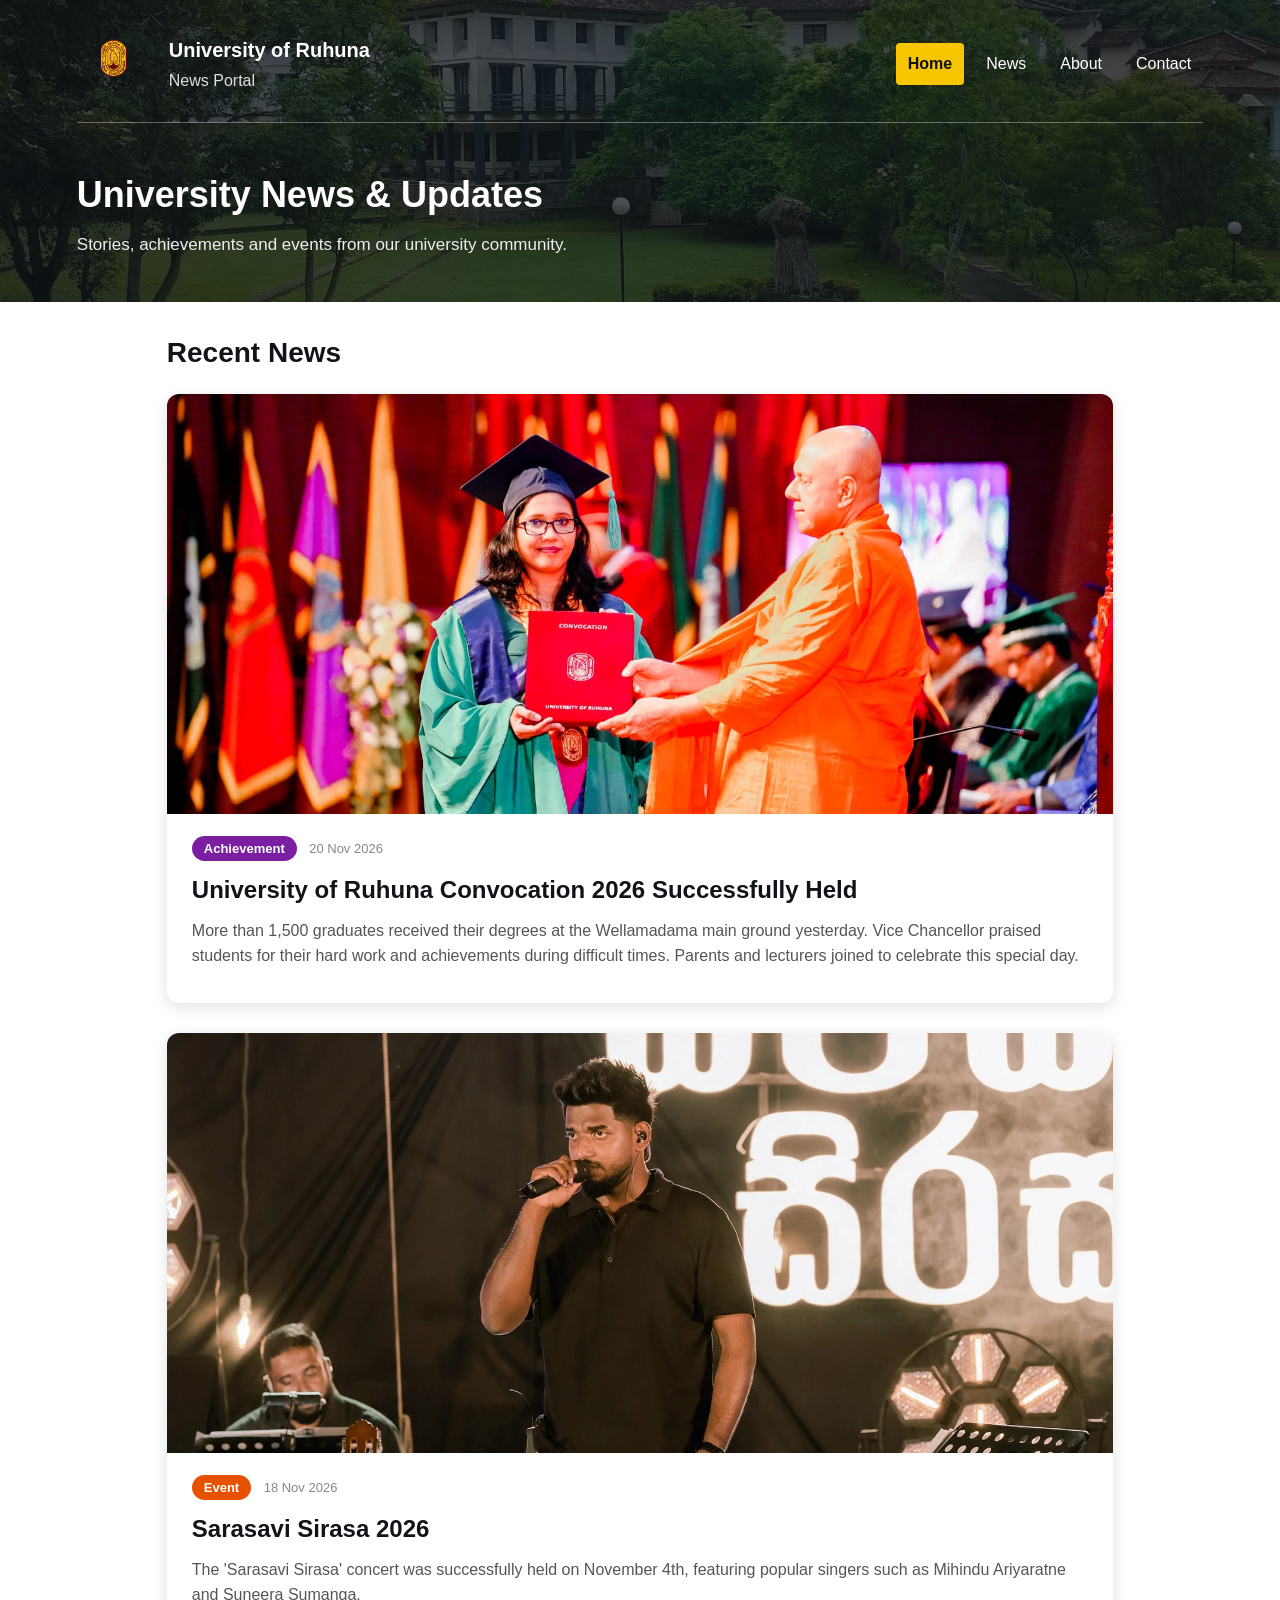
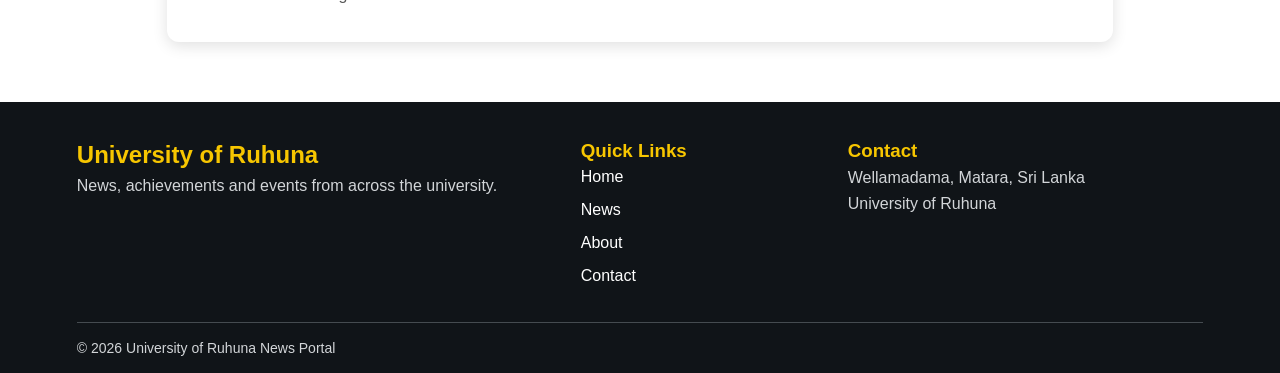
<file: index.html>
<!DOCTYPE html>
<html lang="en">
<head>
  <meta charset="UTF-8">
  <meta name="viewport" content="width=device-width, initial-scale=1.0">
  <title>University News | University of Ruhuna</title>
  <link rel="stylesheet" href="Home.css">
</head>
<body>

<header class="site-header">
  <div class="header-content">
    <div class="site-title">
      <img src="images/home_logo.png" alt="University logo">
      <div>
        <h1>University of Ruhuna</h1>
        <p>News Portal</p>
      </div>
    </div>

    <nav class="navigation">
      <a href="index.html" class="active">Home</a>
      <a href="news.html">News</a>
      <a href="about.html">About</a>
      <a href="contact.html">Contact</a>
    </nav>
  </div>

  <div class="header-heading">
    <h2>University News &amp; Updates</h2>
    <p>Stories, achievements and events from our university community.</p>
  </div>
</header>


<main class="container">

  <h2 class="section-title">Recent News</h2>

  
  <article class="card-large">
    <img src="images/convocation.jpeg" alt="Convocation">
    <div class="card-large-body">
      <span class="tag achievement">Achievement</span>
      <span class="date">20 Nov 2026</span>
      <h3>University of Ruhuna Convocation 2026 Successfully Held</h3>
      <p>More than 1,500 graduates received their degrees at the Wellamadama main ground yesterday. Vice Chancellor praised students for their hard work and achievements during difficult times. Parents and lecturers joined to celebrate this special day.</p>
      
    </div>
  </article>

  
  <article class="card-large">
    <img src="images/sirasa.jpg" alt="Concert">
    <div class="card-large-body">
      <span class="tag event">Event</span>
      <span class="date">18 Nov 2026</span>
      <h3>Sarasavi Sirasa 2026</h3>
      <p> The 'Sarasavi Sirasa' concert was successfully held on November 4th, featuring popular singers such as Mihindu Ariyaratne and Suneera Sumanga.</p>
      
    </div>
  </article>

</main>


<footer class="site-footer">
  <div class="footer-content">
    <div>
      <h2>University of Ruhuna</h2>
      <p>News, achievements and events from across the university.</p>
    </div>

    <div>
      <h3>Quick Links</h3>
      <a href="index.html">Home</a>
      <a href="news.html">News</a>
      <a href="about.html">About</a>
      <a href="contact.html">Contact</a>
    </div>

    <div>
      <h3>Contact</h3>
      <p>Wellamadama, Matara, Sri Lanka</p>
      <p>University of Ruhuna</p>
    </div>
  </div>

  <div class="footer-bottom">
    <p>© 2026 University of Ruhuna News Portal</p>
  </div>
</footer>
</file>
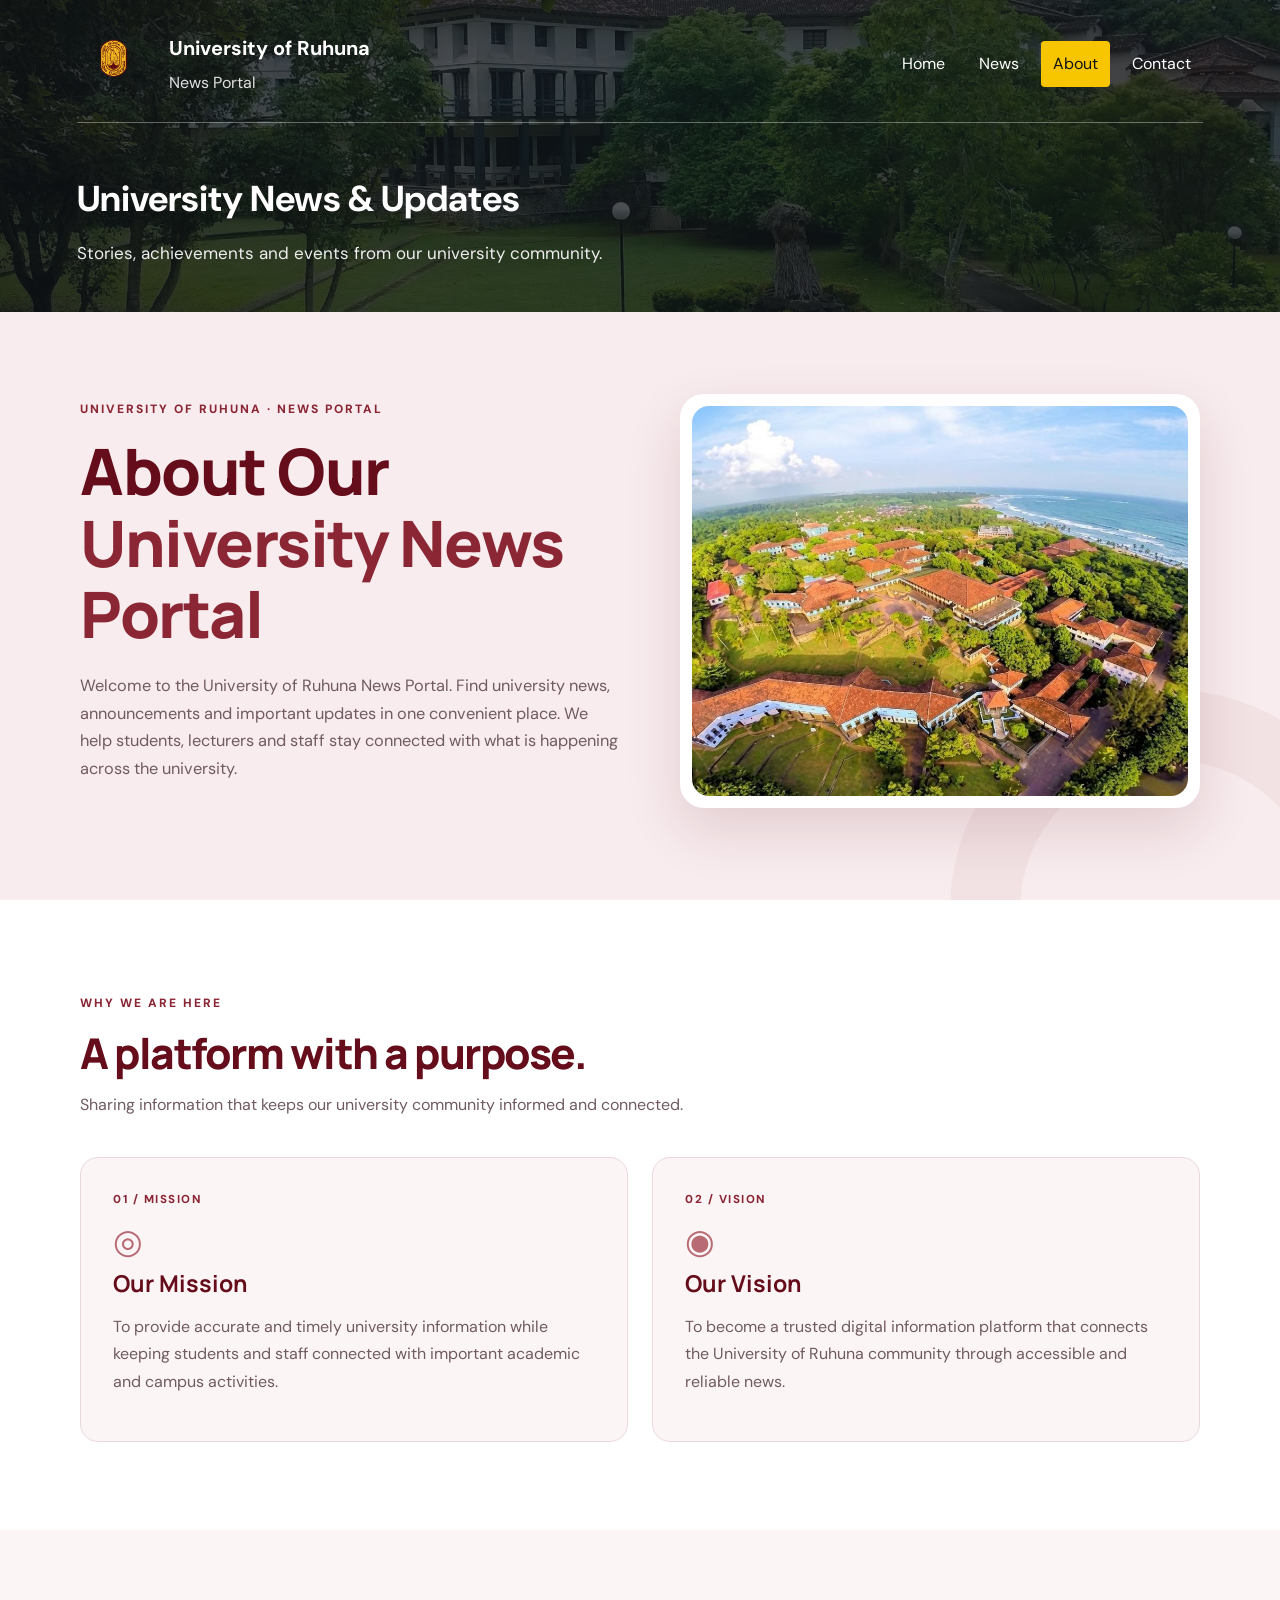
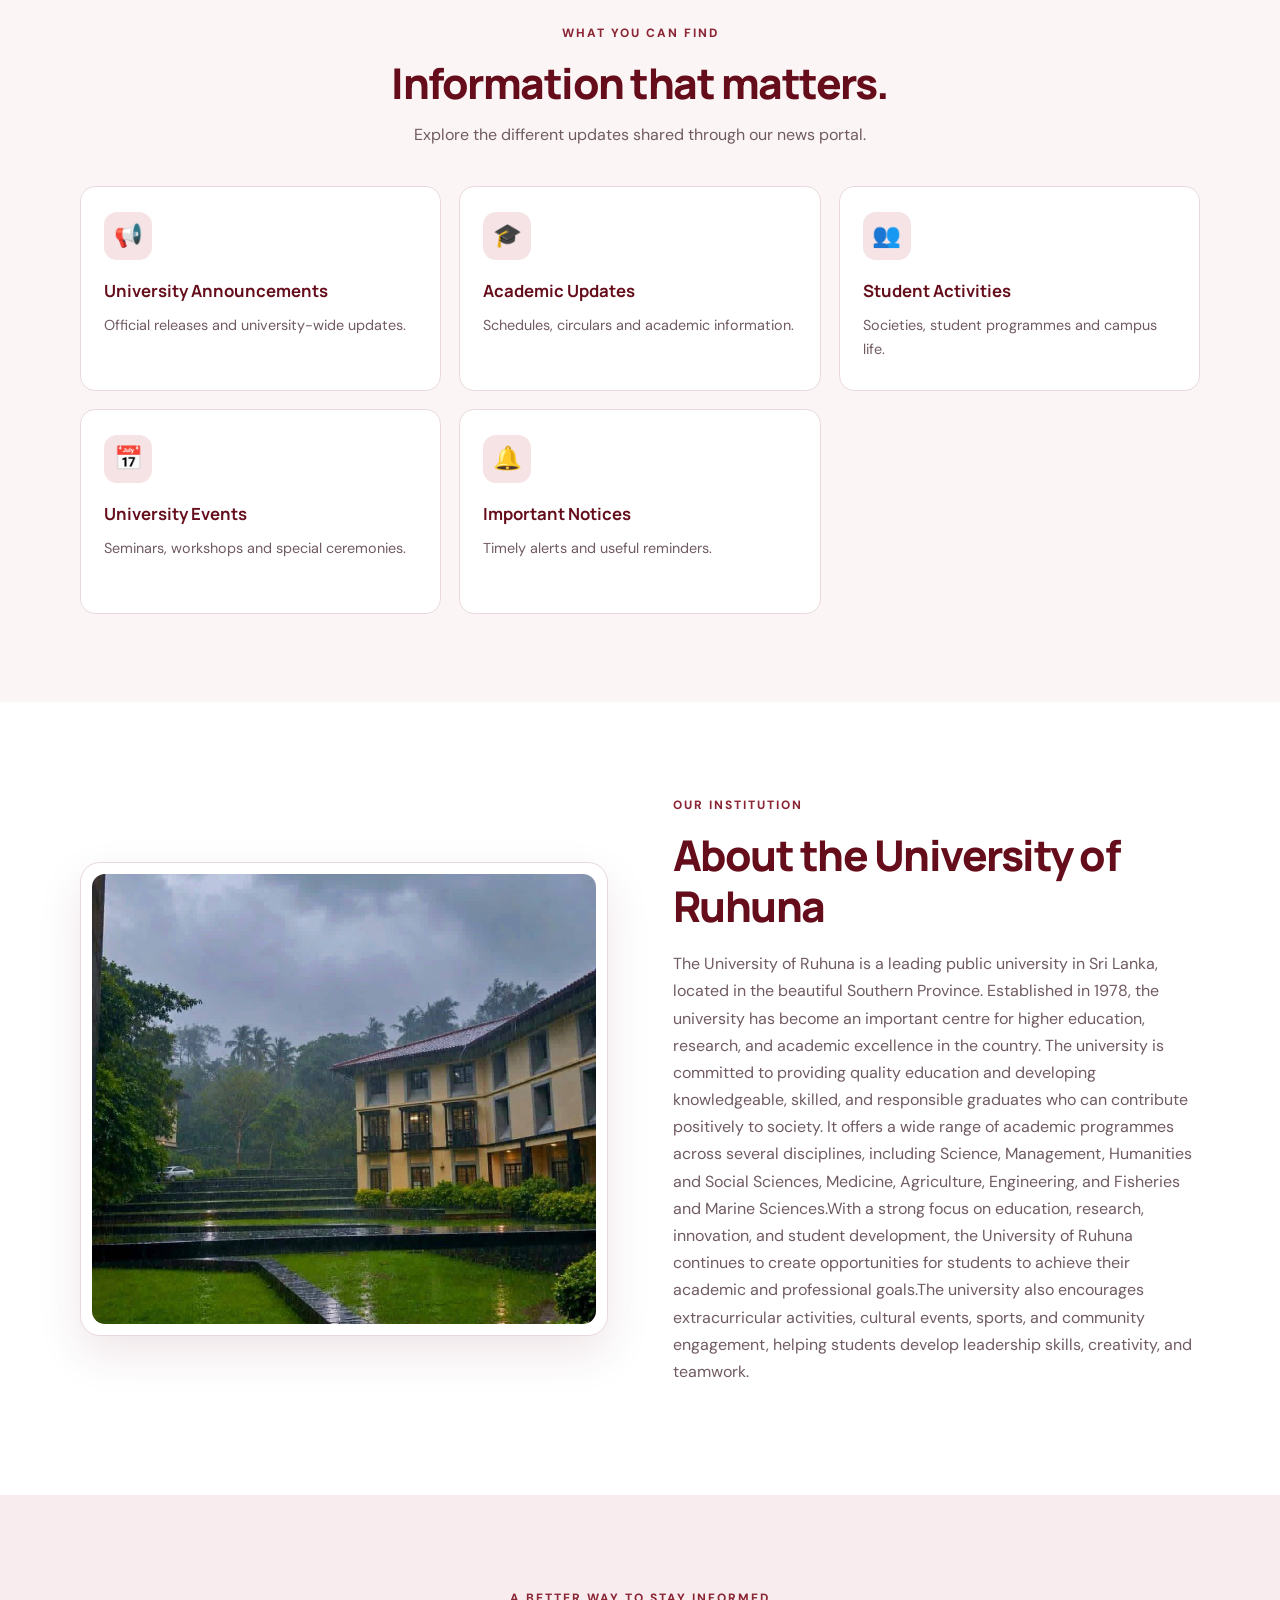
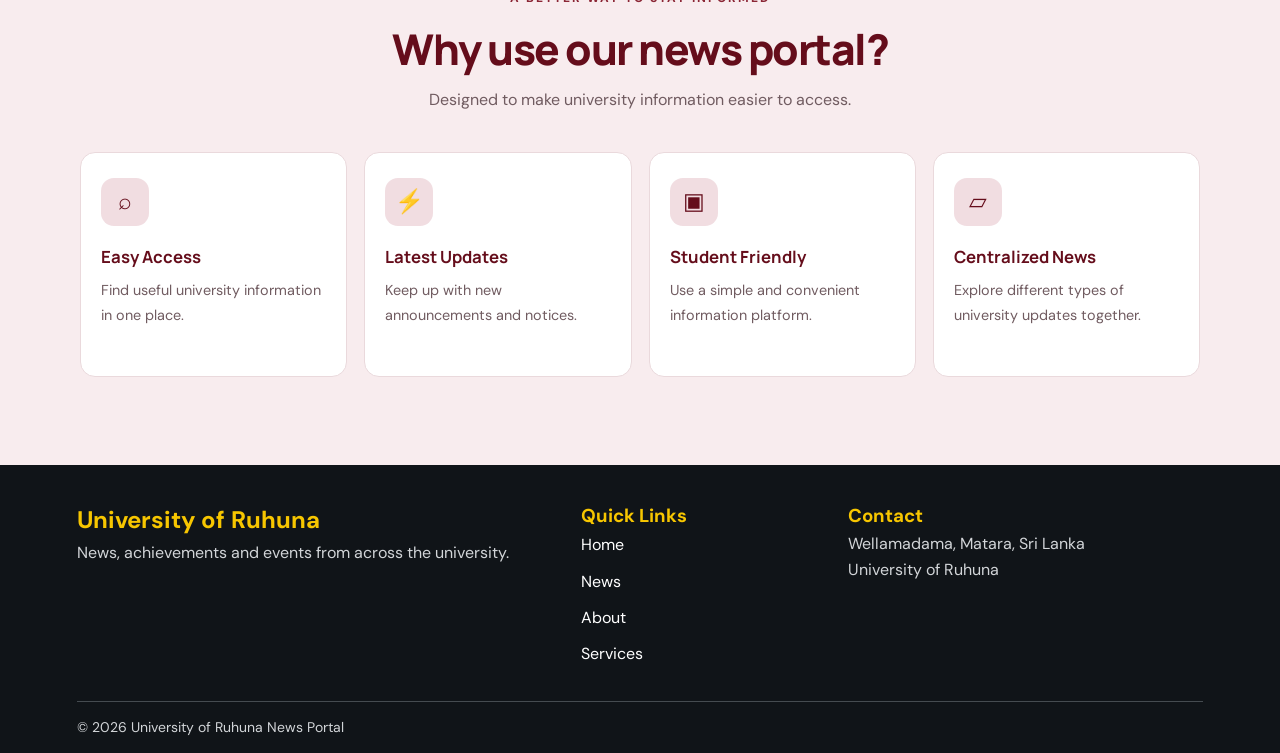
<file: about.html>
<!DOCTYPE html>
<html lang="en">
<head>
  <meta charset="UTF-8">
  <meta name="viewport" content="width=device-width, initial-scale=1.0">
  <title>About Us | University of Ruhuna</title>
  <link rel="stylesheet" href="about.css">
  <link rel="preconnect" href="https://fonts.googleapis.com">
  <link rel="preconnect" href="https://fonts.gstatic.com" crossorigin>
  <link href="https://fonts.googleapis.com/css2?family=DM+Sans:wght@400;500;600;700&family=Manrope:wght@500;600;700;800&display=swap" rel="stylesheet">
</head>
<body>

<header class="site-header">
  <div class="header-content">
    <div class="site-title">
      <img src="images/home_logo.png" alt="University logo">
      <div>
        <h1>University of Ruhuna</h1>
        <p>News Portal</p>
      </div>
    </div>

    <nav class="navigation">
      <a href="index.html">Home</a>
      <a href="news.html">News</a>
      <a href="about.html" class="active">About</a>
      <a href="contact.html">Contact</a>
    </nav>
  </div>

  <div class="header-heading">
    <h2>University News &amp; Updates</h2>
    <p>Stories, achievements and events from our university community.</p>
  </div>
</header>


  <main>
    <section class="intro">
      <div class="container layout">
        <div class="copy">
          <span class="kicker">UNIVERSITY OF RUHUNA · NEWS PORTAL</span>
          <h1>About Our <br><span>University News Portal</span></h1>
          <p>Welcome to the University of Ruhuna News Portal. Find university news, announcements and important updates in one convenient place. We help students, lecturers and staff stay 	  connected with what is happening across the university.</p>
        </div>
        <div class="visual">
          <img src="1.jpg" alt="University campus building">
        </div>
      </div>
      <div class="shape"></div>
    </section>

    <section class="purpose space" id="mission">
      <div class="container">
        <div class="heading">
          <span class="kicker">WHY WE ARE HERE</span>
          <h2>A platform with a purpose.</h2>
          <p>Sharing information that keeps our university community informed and connected.</p>
        </div>
        <div class="purposegrid">
          <article class="card mission">
            <div class="number">01 / MISSION</div>
            <div class="symbol">◎</div>
            <h3>Our Mission</h3>
            <p>To provide accurate and timely university information while keeping students and staff connected with important academic and campus activities.</p>
          </article>
          <article class="card mission">
            <div class="number">02 / VISION</div>
            <div class="symbol">◉</div>
            <h3>Our Vision</h3>
            <p>To become a trusted digital information platform that connects the University of Ruhuna community through accessible and reliable news.</p>
          </article>
        </div>
      </div>
    </section>

    <section class="coverage space">
      <div class="container">
        <div class="heading center">
          <span class="kicker">WHAT YOU CAN FIND</span>
          <h2>Information that matters.</h2>
          <p>Explore the different updates shared through our news portal.</p>
        </div>
        <div class="coveragegrid">
          <article class="topic" style="--bg:('2.jpg');">
            <span class="topicicon">📢</span>
            <h3>University Announcements</h3>
            <p>Official releases and university-wide updates.</p>
          </article>
          <article class="topic">
            <span class="topicicon">🎓</span>
            <h3>Academic Updates</h3>
            <p>Schedules, circulars and academic information.</p>
          </article>
          <article class="topic">
            <span class="topicicon">👥</span>
            <h3>Student Activities</h3>
            <p>Societies, student programmes and campus life.</p>
          </article>
          <article class="topic">
            <span class="topicicon">📅</span>
            <h3>University Events</h3>
            <p>Seminars, workshops and special ceremonies.</p>
          </article>
          <article class="topic">
            <span class="topicicon">🔔</span>
            <h3>Important Notices</h3>
            <p>Timely alerts and useful reminders.</p>
          </article>
        </div>
      </div>
    </section>

    <section class="institution space">
      <div class="container institutionlayout">
        <div class="photo">
          <img src="3.jpg" alt="University campus">
         </div>
        <div class="details">
          <span class="kicker">OUR INSTITUTION</span>
          <h2>About the University of Ruhuna</h2>
          <p>The University of Ruhuna is a leading public university in Sri Lanka, located in the beautiful Southern Province. Established in 1978, the university has become an important centre for higher education, research, and academic excellence in the country.
             The university is committed to providing quality education and developing knowledgeable, skilled, and responsible graduates who can contribute positively to society. It offers a wide range of academic programmes across several disciplines, including Science, Management, Humanities and Social Sciences, Medicine, Agriculture, Engineering, and Fisheries and Marine Sciences.With a strong focus on education, research, innovation, and student development, the University of Ruhuna continues to create opportunities for students to achieve their academic and professional goals.The university also encourages extracurricular activities, cultural events, sports, and community engagement, helping students develop leadership skills, creativity, and teamwork.</p>
            </div>
      </div>
    </section>

    <section class="benefits space">
      <div class="container">
        <div class="heading center">
          <span class="kicker">A BETTER WAY TO STAY INFORMED</span>
          <h2>Why use our news portal?</h2>
          <p>Designed to make university information easier to access.</p>
        </div>
        <div class="benefitgrid">

          <article class="benefit">
            
            <div class="benefiticon">⌕</div>
            <h3>Easy Access</h3>
            <p>Find useful university information in one place.</p>

          </article>
          
	<article class="benefit">
           
            <div class="benefiticon">⚡</div>
            <h3>Latest Updates</h3>
            <p>Keep up with new announcements and notices.</p>

          </article>

          <article class="benefit">
            
            <div class="benefiticon">▣</div>
            <h3>Student Friendly</h3>
            <p>Use a simple and convenient information platform.</p>

          </article>

          <article class="benefit">
            
            <div class="benefiticon">▱</div>
            <h3>Centralized News</h3>
            <p>Explore different types of university updates together.</p>

          </article>
        </div>
      </div>
    </section>
  </main>

<footer class="site-footer">
  <div class="footer-content">
    <div>
      <h2>University of Ruhuna</h2>
      <p>News, achievements and events from across the university.</p>
    </div>

    <div>
      <h3>Quick Links</h3>
      <a href="Home.html">Home</a>
      <a href="news.html">News</a>
      <a href="#">About</a>
      <a href="#">Services</a>
    </div>

    <div>
      <h3>Contact</h3>
      <p>Wellamadama, Matara, Sri Lanka</p>
      <p>University of Ruhuna</p>
    </div>
  </div>

  <div class="footer-bottom">
    <p>© 2026 University of Ruhuna News Portal</p>
  </div>
</footer>


</body>
</html>
</file>
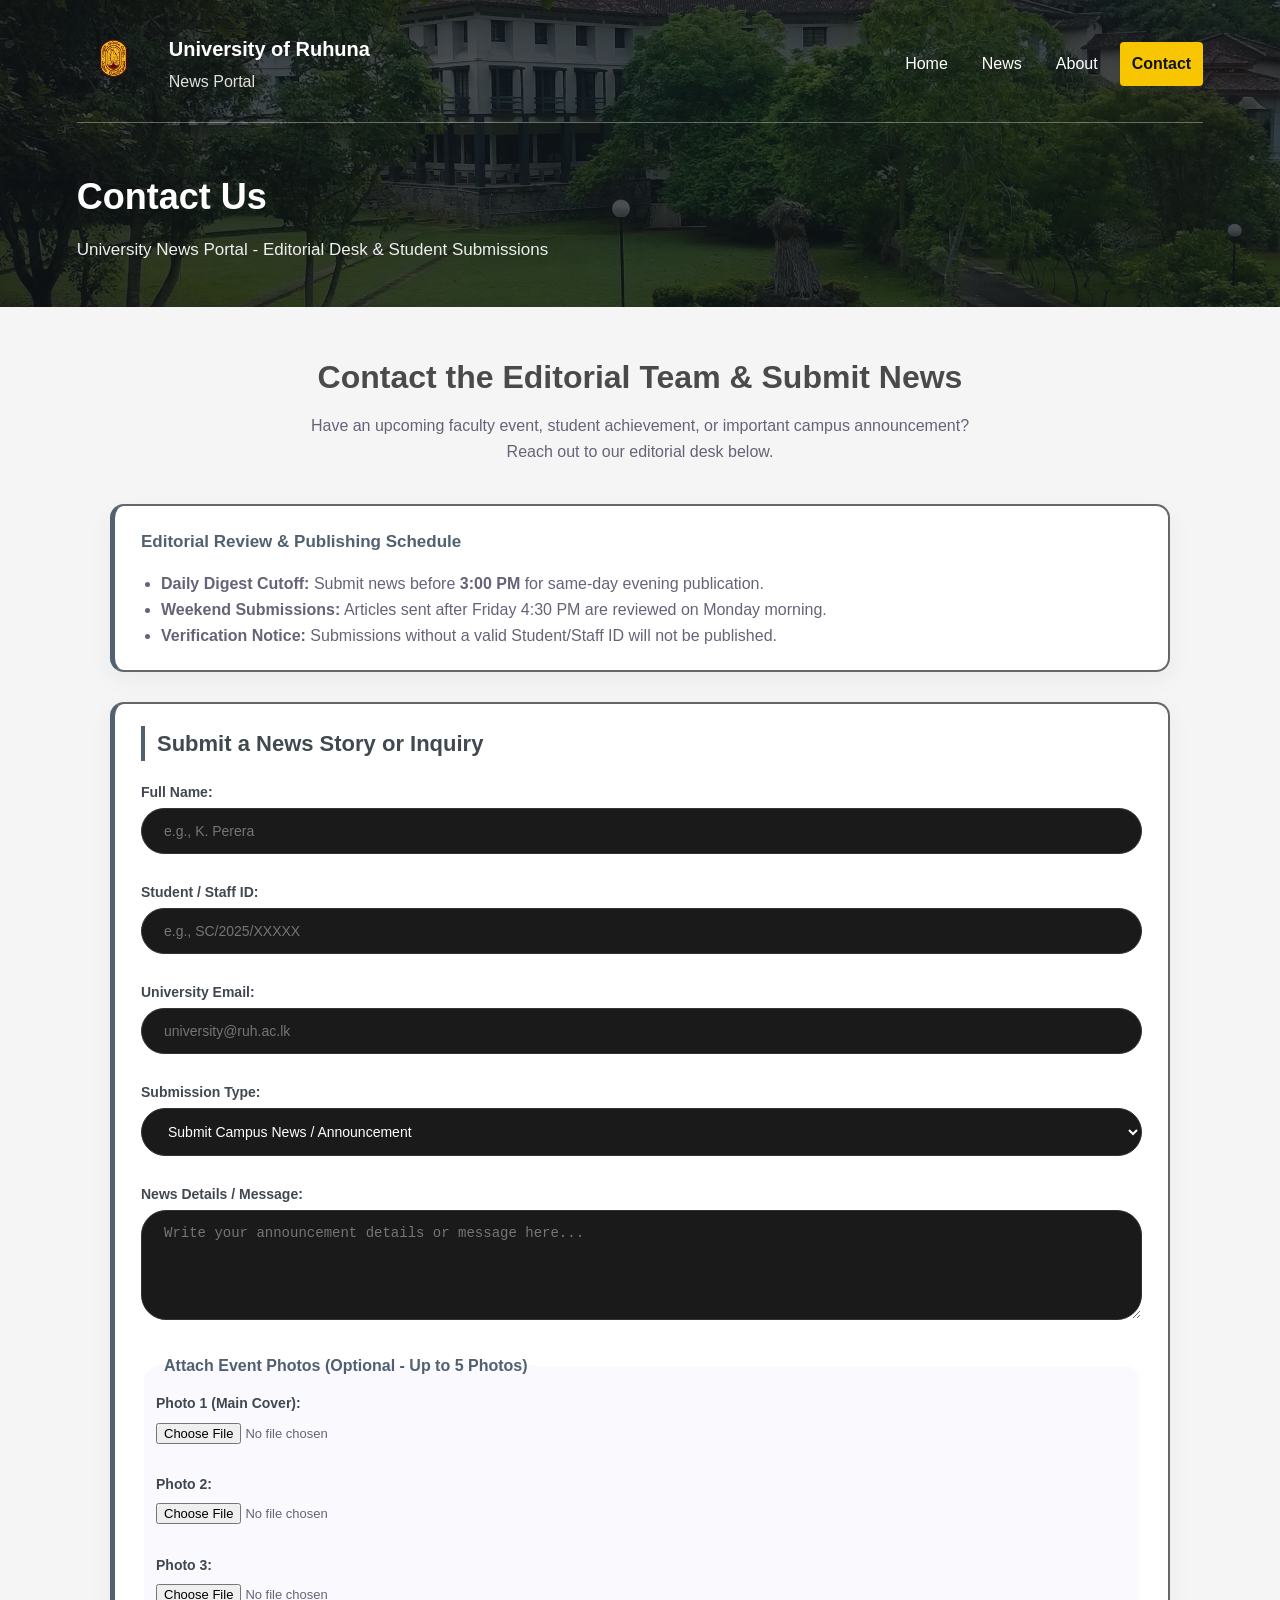
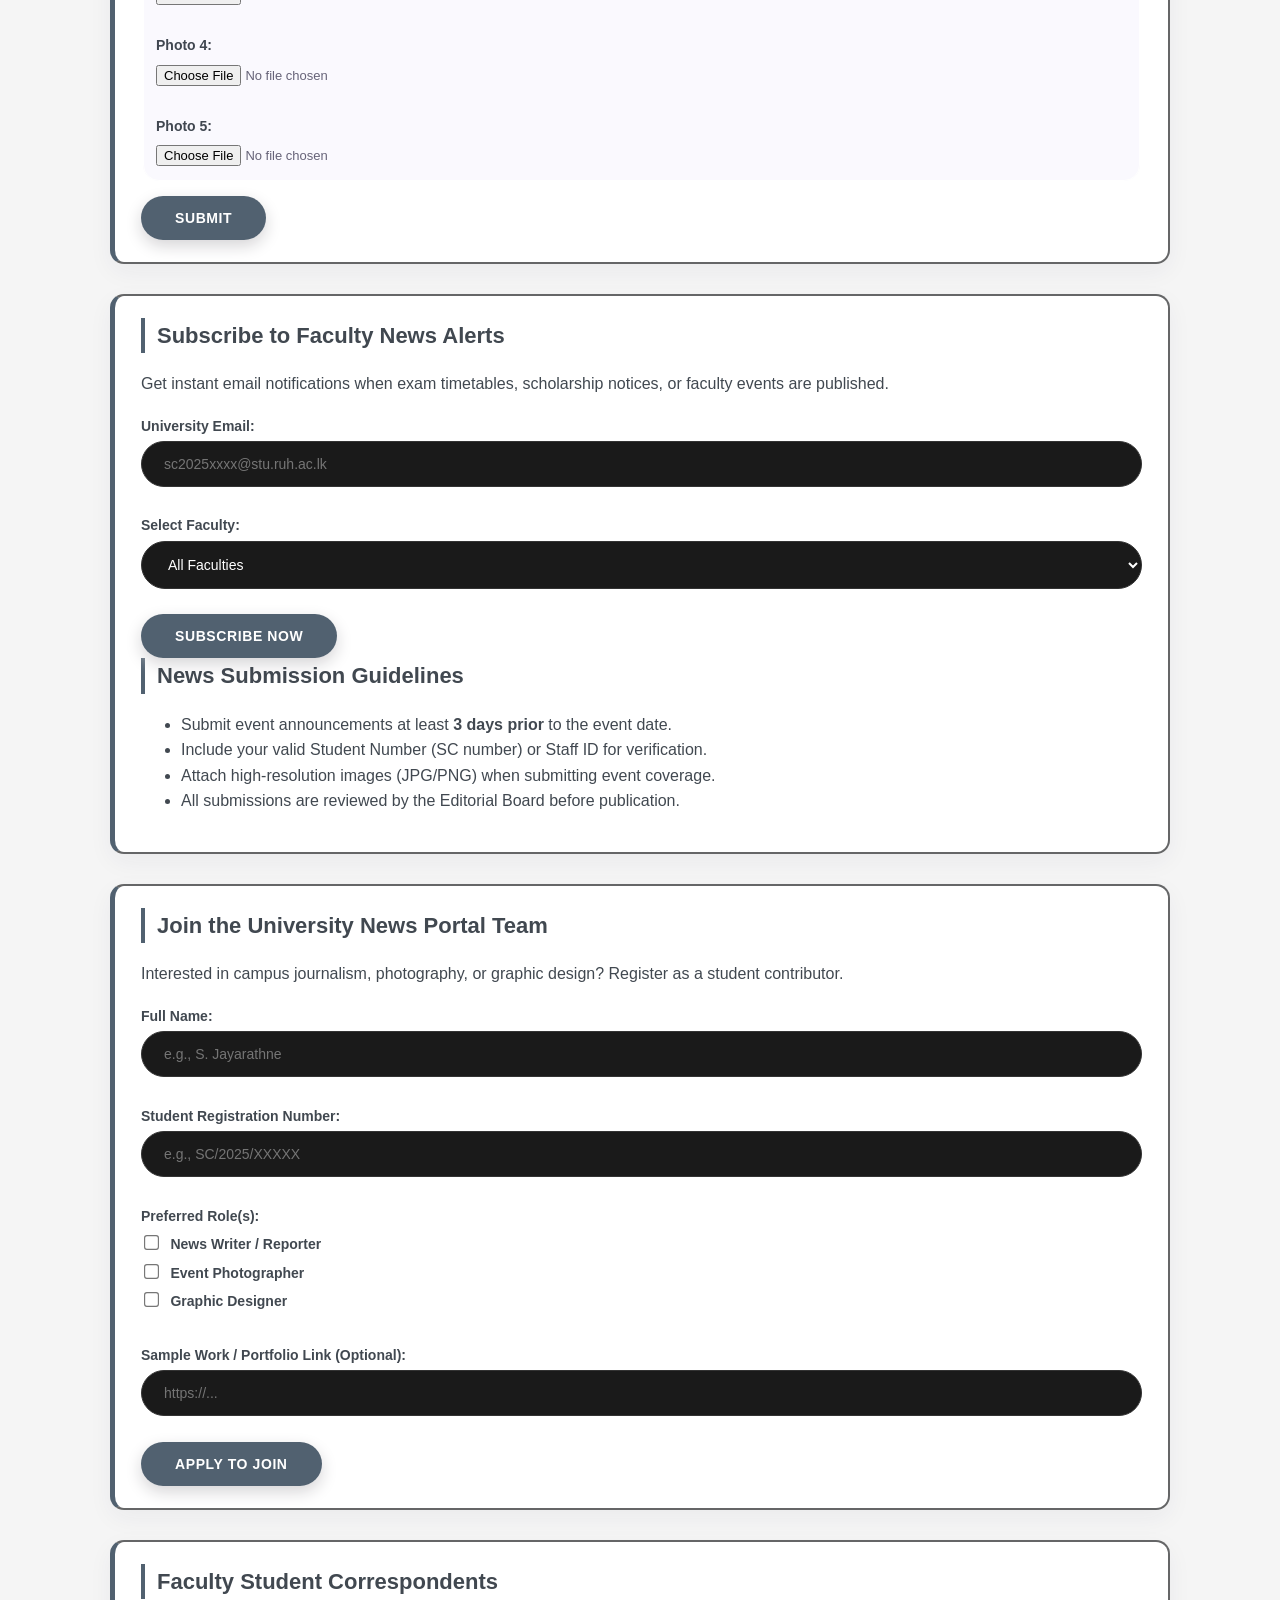
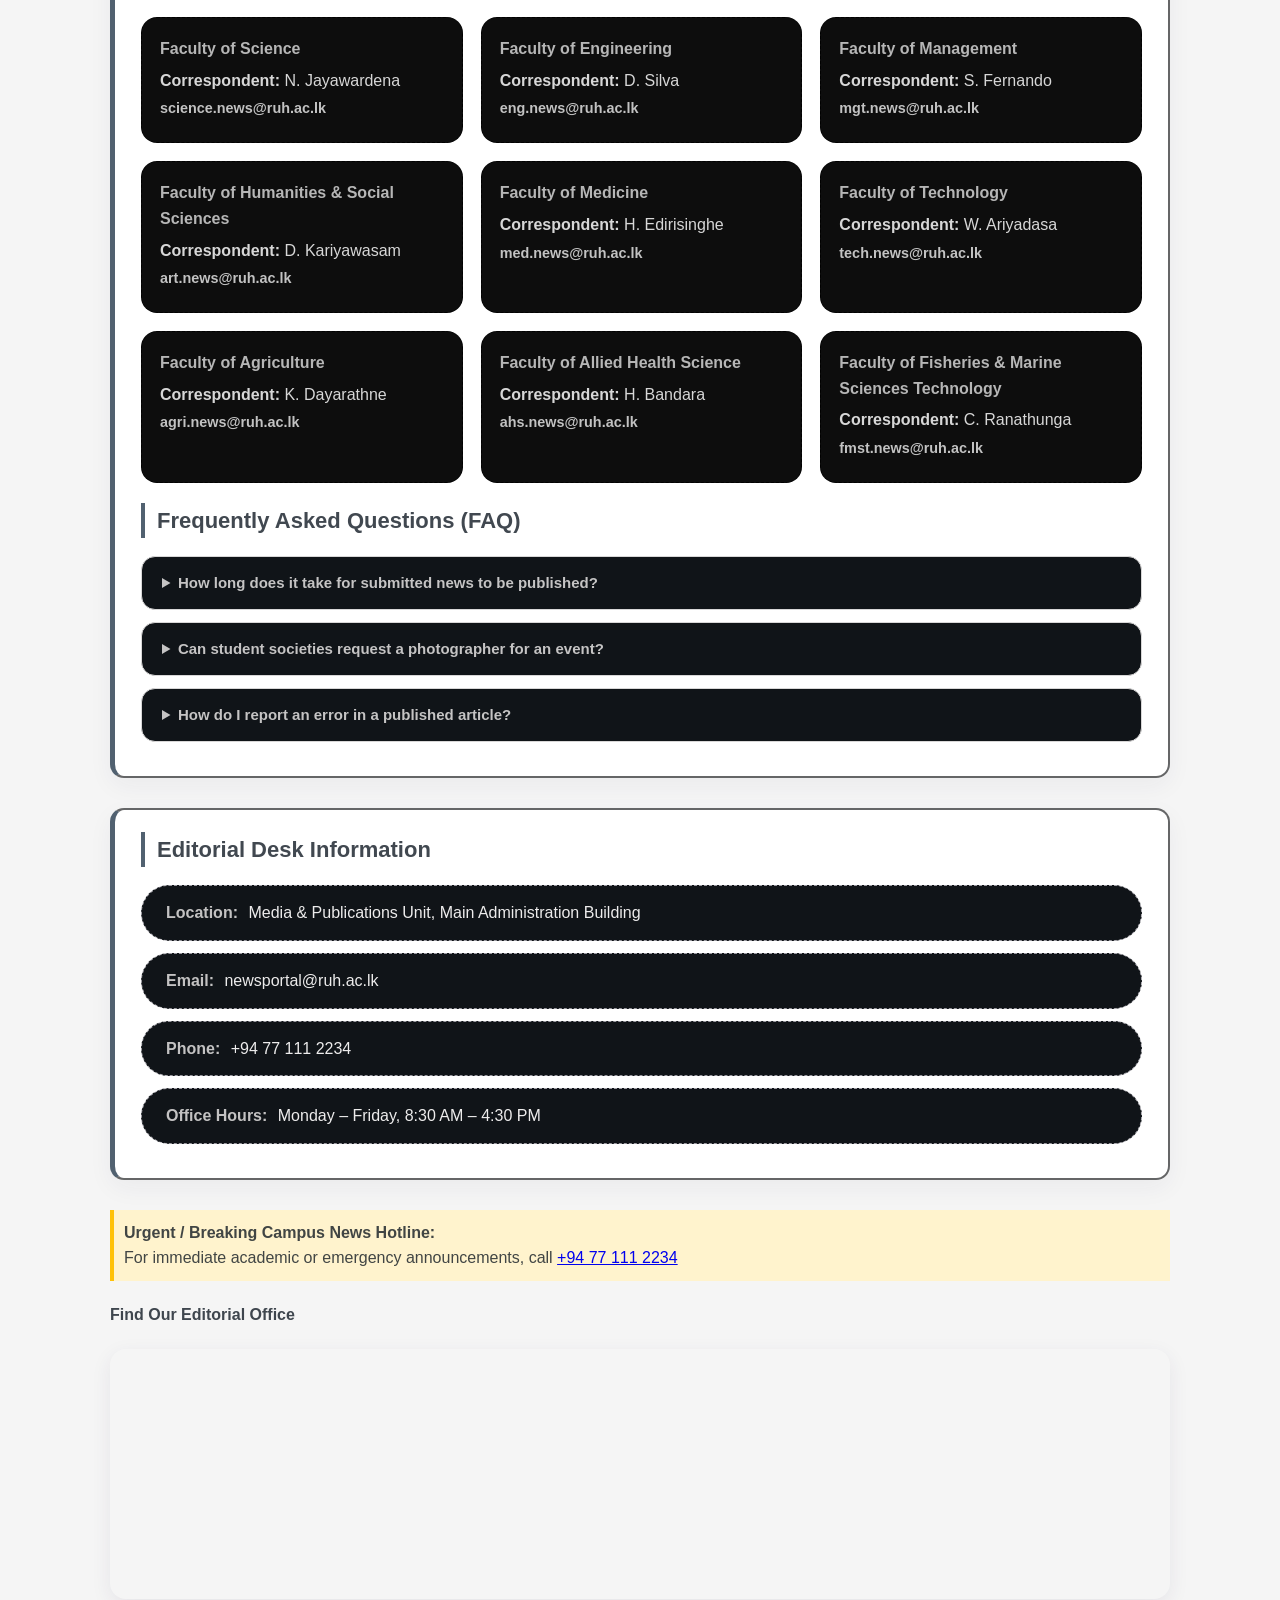
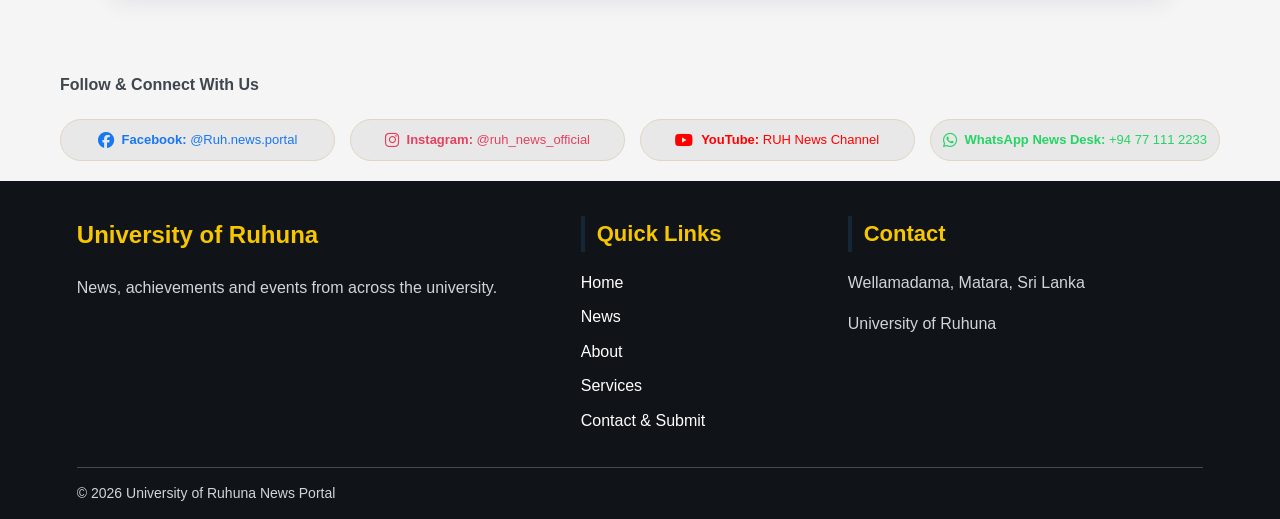
<file: contact.html>
<!DOCTYPE html>
<html lang="en">
<head>
    <meta charset="UTF-8">
    <meta name="viewport" content="width=device-width, initial-scale=1.0">
    <title>Contact & Submit News - University News Portal</title>
    <link rel="stylesheet" href="contact.css">
    <link rel="stylesheet" href="https://cdnjs.cloudflare.com/ajax/libs/font-awesome/6.5.1/css/all.min.css">
</head>
<body>

    <!-- Navigation menu -->
     
   <header id="site-header" class="site-header">
    <div class="header-content">
        <div class="site-title">
            <img src="images/home_logo.png" alt="University logo">
            <div>
                <h1>University of Ruhuna</h1>
                <p>News Portal</p>
            </div>
        </div>

        <nav class="navigation">
            <a href="index.html">Home</a>
            <a href="news.html">News</a>
            <a href="about.html">About</a>
            <a href="contact.html" class="active">Contact</a>
        </nav>
    </div>

    <div class="header-heading">
        <h2>Contact Us</h2>
        <p>University News Portal - Editorial Desk &amp; Student Submissions</p>
    </div>
</header>

    <!-- Main content -->
    <main class="container">
        <section class="page-intro">
            <h2 style="color: #222322d0;">Contact the Editorial Team &amp; Submit News</h2>
            <p>Have an upcoming faculty event, student achievement, or important campus announcement? Reach out to our editorial desk below.</p>
        </section>

        <section class="publishing-schedule" >
            <h4 style="margin-top: 0;">Editorial Review &amp; Publishing Schedule</h4>
            <ul style="margin-bottom: 0;">
                <li><strong>Daily Digest Cutoff:</strong> Submit news before <strong>3:00 PM</strong> for same-day evening publication.</li>
                <li><strong>Weekend Submissions:</strong> Articles sent after Friday 4:30 PM are reviewed on Monday morning.</li>
                <li><strong>Verification Notice:</strong> Submissions without a valid Student/Staff ID will not be published.</li>
            </ul>
        </section>


        <!-- News submission and contact form -->
        <section class="form-section">
            <h3>Submit a News Story or Inquiry</h3>
            <form action="#" method="post">
                <label for="fullname">Full Name:</label><br>
                <input type="text" id="fullname" name="fullname" placeholder="e.g., K. Perera" required><br><br>

                <label for="scnumber">Student / Staff ID:</label><br>
                <input type="text" id="scnumber" name="scnumber" placeholder="e.g., SC/2025/XXXXX" required><br><br>

                <label for="email">University Email:</label><br>
                <input type="email" id="email" name="email" placeholder="university@ruh.ac.lk" required><br><br>

                <label for="category">Submission Type:</label><br>
                <select id="category" name="category">
                    <option value="news-tip">Submit Campus News / Announcement</option>
                    <option value="subscribe">Subscribe to Newsletter Alerts</option>
                    <option value="inquiry">General Editorial Inquiry</option>
                </select><br><br>

                <label for="message">News Details / Message:</label><br>
                <textarea id="message" name="message" rows="5" placeholder="Write your announcement details or message here..." required></textarea><br><br>

                <fieldset style="border: 1px solid #ffffff; padding: 12px; margin-bottom: 15px;">
                    <legend><strong>Attach Event Photos (Optional - Up to 5 Photos)</strong></legend>
                    
                    <label for="photo1">Photo 1 (Main Cover):</label><br>
                    <input type="file" id="photo1" name="photo1" accept="image/png, image/jpeg, image/jpg"><br><br>

                    <label for="photo2">Photo 2:</label><br>
                    <input type="file" id="photo2" name="photo2" accept="image/png, image/jpeg, image/jpg"><br><br>

                    <label for="photo3">Photo 3:</label><br>
                    <input type="file" id="photo3" name="photo3" accept="image/png, image/jpeg, image/jpg"><br><br>

                    <label for="photo4">Photo 4:</label><br>
                    <input type="file" id="photo4" name="photo4" accept="image/png, image/jpeg, image/jpg"><br><br>

                    <label for="photo5">Photo 5:</label><br>
                    <input type="file" id="photo5" name="photo5" accept="image/png, image/jpeg, image/jpg">
                </fieldset>

                <button type="submit">Submit</button>
            </form>
        </section>

        <!-- Newsletter subscription & submission guidelines -->
        <section class="newsletter-guidelines">
            <h3>Subscribe to Faculty News Alerts</h3>
            <p>Get instant email notifications when exam timetables, scholarship notices, or faculty events are published.</p>
            <form action="#" method="post">
                <label for="sub-email">University Email:</label><br>
                <input type="email" id="sub-email" name="sub-email" placeholder="sc2025xxxx@stu.ruh.ac.lk" required><br><br>

                <label for="faculty">Select Faculty:</label><br>
                <select id="faculty" name="faculty">
                    <option value="all">All Faculties</option>
                    <option value="science">Faculty of Science</option>
                    <option value="engineering">Faculty of Engineering</option>
                    <option value="management">Faculty of Management &amp; Finance</option>
                    <option value="humanities">Faculty of Humanities &amp; Social Sciences</option>
                    <option value="medicine">Faculty of Medicine</option>
                    <option value="tech">Faculty of Technology</option>
                    <option value="agri">Faculty of Agriculture</option>
                    <option value="ahs">Faculty of Allied Health Science</option>
                    <option value="fisheries">Faculty of  Fisheries &amp; Marine Sciences Technology </option>
                </select><br><br>

                <button type="submit">Subscribe Now</button>
            </form>

            <h3>News Submission Guidelines</h3>
            <ul>
                <li>Submit event announcements at least <strong>3 days prior</strong> to the event date.</li>
                <li>Include your valid Student Number (SC number) or Staff ID for verification.</li>
                <li>Attach high-resolution images (JPG/PNG) when submitting event coverage.</li>
                <li>All submissions are reviewed by the Editorial Board before publication.</li>
            </ul>
        </section>

         <section class="reporter-registration" style="margin-top: 25px;">
            <h3>Join the University News Portal Team</h3>
            <p>Interested in campus journalism, photography, or graphic design? Register as a student contributor.</p>
            <form action="#" method="post">
                <label for="reg-name">Full Name:</label><br>
                <input type="text" id="reg-name" name="reg-name" placeholder="e.g., S. Jayarathne" required><br><br>

                <label for="reg-sc">Student Registration Number:</label><br>
                <input type="text" id="reg-sc" name="reg-sc" placeholder="e.g., SC/2025/XXXXX" required><br><br>

                <label>Preferred Role(s):</label><br>
                <input type="checkbox" id="role-writer" name="roles[]" value="writer">
                <label for="role-writer">News Writer / Reporter</label><br>
                <input type="checkbox" id="role-photo" name="roles[]" value="photographer">
                <label for="role-photo">Event Photographer</label><br>
                <input type="checkbox" id="role-design" name="roles[]" value="designer">
                <label for="role-design">Graphic Designer</label><br><br>

                <label for="portfolio">Sample Work / Portfolio Link (Optional):</label><br>
                <input type="url" id="portfolio" name="portfolio" placeholder="https://..."><br><br>

                <button type="submit">Apply to Join</button>
            </form>
        </section>

        <!--Faculty student reporters-->
        <section class="reporters-faq">
           
            <h3>Faculty Student Correspondents</h3>
            <div class="correspondents-grid" style="display: flex; flex-wrap: wrap; gap: 15px; margin-bottom: 20px;">
                
                <div class="correspondent-card" style="border: 1px solid #ccc; border-radius: 6px; padding: 12px; width: 240px; background-color: #f9f9f9;">
                    <h4 style="margin: 0 0 6px 0; color: #0056b3;">Faculty of Science</h4>
                    <p style="margin: 4px 0;"><strong>Correspondent:</strong> N. Jayawardena</p>
                    <p style="margin: 4px 0; font-size: 0.9em;">
                        <a href="mailto:science.news@ruh.ac.lk">science.news@ruh.ac.lk</a>
                    </p>
                </div>

                <div class="correspondent-card" style="border: 1px solid #ccc; border-radius: 6px; padding: 12px; width: 240px; background-color: #f9f9f9;">
                    <h4 style="margin: 0 0 6px 0; color: #0056b3;">Faculty of Engineering</h4>
                    <p style="margin: 4px 0;"><strong>Correspondent:</strong> D. Silva</p>
                    <p style="margin: 4px 0; font-size: 0.9em;">
                        <a href="mailto:eng.news@ruh.ac.lk">eng.news@ruh.ac.lk</a>
                    </p>
                </div>

                <div class="correspondent-card" style="border: 1px solid #ccc; border-radius: 6px; padding: 12px; width: 240px; background-color: #f9f9f9;">
                    <h4 style="margin: 0 0 6px 0; color: #0056b3;">Faculty of Management</h4>
                    <p style="margin: 4px 0;"><strong>Correspondent:</strong> S. Fernando</p>
                    <p style="margin: 4px 0; font-size: 0.9em;">
                        <a href="mailto:mgt.news@ruh.ac.lk">mgt.news@ruh.ac.lk</a>
                    </p>
                </div>

                <div class="correspondent-card" style="border: 1px solid #ccc; border-radius: 6px; padding: 12px; width: 240px; background-color: #f9f9f9;">
                    <h4 style="margin: 0 0 6px 0; color: #0056b3;">Faculty of Humanities &amp; Social Sciences</h4>
                    <p style="margin: 4px 0;"><strong>Correspondent:</strong> D. Kariyawasam</p>
                    <p style="margin: 4px 0; font-size: 0.9em;">
                        <a href="mailto:art.news@ruh.ac.lk">art.news@ruh.ac.lk</a>
                    </p>
                </div>

                <div class="correspondent-card" style="border: 1px solid #ccc; border-radius: 6px; padding: 12px; width: 240px; background-color: #f9f9f9;">
                    <h4 style="margin: 0 0 6px 0; color: #0056b3;">Faculty of Medicine</h4>
                    <p style="margin: 4px 0;"><strong>Correspondent:</strong> H. Edirisinghe</p>
                    <p style="margin: 4px 0; font-size: 0.9em;">
                        <a href="mailto:med.news@ruh.ac.lk">med.news@ruh.ac.lk</a>
                    </p>
                </div>

                <div class="correspondent-card" style="border: 1px solid #ccc; border-radius: 6px; padding: 12px; width: 240px; background-color: #f9f9f9;">
                    <h4 style="margin: 0 0 6px 0; color: #0056b3;">Faculty of Technology</h4>
                    <p style="margin: 4px 0;"><strong>Correspondent:</strong> W. Ariyadasa</p>
                    <p style="margin: 4px 0; font-size: 0.9em;">
                        <a href="mailto:tech.news@ruh.ac.lk">tech.news@ruh.ac.lk</a>
                    </p>
                </div>

                <div class="correspondent-card" style="border: 1px solid #ccc; border-radius: 6px; padding: 12px; width: 240px; background-color: #f9f9f9;">
                    <h4 style="margin: 0 0 6px 0; color: #0056b3;">Faculty of Agriculture</h4>
                    <p style="margin: 4px 0;"><strong>Correspondent:</strong> K. Dayarathne</p>
                    <p style="margin: 4px 0; font-size: 0.9em;">
                        <a href="mailto:agri.news@ruh.ac.lk">agri.news@ruh.ac.lk</a>
                    </p>
                </div>

                <div class="correspondent-card" style="border: 1px solid #ccc; border-radius: 6px; padding: 12px; width: 240px; background-color: #f9f9f9;">
                    <h4 style="margin: 0 0 6px 0; color: #0056b3;">Faculty of Allied Health Science</h4>
                    <p style="margin: 4px 0;"><strong>Correspondent:</strong> H. Bandara</p>
                    <p style="margin: 4px 0; font-size: 0.9em;">
                        <a href="mailto:ahs.news@ruh.ac.lk">ahs.news@ruh.ac.lk</a>
                    </p>
                </div>

                <div class="correspondent-card" style="border: 1px solid #ccc; border-radius: 6px; padding: 12px; width: 240px; background-color: #f9f9f9;">
                    <h4 style="margin: 0 0 6px 0; color: #0056b3;">Faculty of Fisheries &amp; Marine Sciences Technology</h4>
                    <p style="margin: 4px 0;"><strong>Correspondent:</strong> C. Ranathunga</p>
                    <p style="margin: 4px 0; font-size: 0.9em;">
                        <a href="mailto:fmst.news@ruh.ac.lk">fmst.news@ruh.ac.lk</a>
                    </p>
                </div>

            </div>
            
            <h3>Frequently Asked Questions (FAQ)</h3>
            <details>
                <summary><strong>How long does it take for submitted news to be published?</strong></summary>
                <p>Urgent academic notices are published within 4 hours. General club and sports news takes up to 24 hours after verification.</p>
            </details>
            <details>
                <summary><strong>Can student societies request a photographer for an event?</strong></summary>
                <p>Yes! Select "General Editorial Inquiry" in the form above and mention your event date, time, and venue at least 5 days in advance.</p>
            </details>
            <details>
                <summary><strong>How do I report an error in a published article?</strong></summary>
                <p>Send the article title and correction details to <em>newsportal@university.ac.lk</em> with the subject line "Correction Request".</p>
            </details>
        </section>

        <!-- editorial office contact details -->
        <section class="contact-info">
            <h3>Editorial Desk Information</h3>
            <p><strong>Location:</strong> Media &amp; Publications Unit, Main Administration Building</p>
            <p><strong>Email:</strong> newsportal@ruh.ac.lk</p>
            <p><strong>Phone:</strong> +94 77 111 2234</p>
            <p><strong>Office Hours:</strong> Monday – Friday, 8:30 AM – 4:30 PM</p>
        </section>

         <div style="background-color: #fff3cd; border-left: 4px solid #ffc107; padding: 10px; margin: 15px 0;">
                <strong>Urgent / Breaking Campus News Hotline:</strong><br>
                For immediate academic or emergency announcements, call <a href="tel:+94771112234">+94 77 111 2234</a>
            </div>

            <h4>Find Our Editorial Office</h4>
            <iframe 
                src="https://www.google.com/maps?q=University+of+Ruhuna,+Matara,+Sri+Lanka&output=embed" 
                width="100%" 
                height="250" 
                style="border: 1px solid #ccc; border-radius: 6px;" 
                loading="lazy">
            </iframe>

    </main>

    <!--Social media info-->
    <h4 style="margin-left: 60px;">Follow &amp; Connect With Us</h4>
            <ul class="social-links" style="list-style: none; padding: 0;">
                <li>
                    <a href="https://facebook.com" target="_blank" style="text-decoration: none; color: #1877F2;">
                        <i class="fa-brands fa-facebook fa-lg"></i>
                        <span><strong>Facebook:</strong> @Ruh.news.portal</span>
                    </a>
                </li>
                <li>
                    <a href="https://instagram.com" target="_blank" style="text-decoration: none; color: #E4405F;">
                        <i class="fa-brands fa-instagram fa-lg"></i>
                        <span><strong>Instagram:</strong> @ruh_news_official</span>
                    </a>
                </li>
                <li>
                    <a href="https://youtube.com" target="_blank" style="text-decoration: none; color: #FF0000;">
                        <i class="fa-brands fa-youtube fa-lg"></i>
                        <span><strong>YouTube:</strong> RUH News Channel</span>
                    </a>
                </li>
                <li>
                    <a href="https://wa.me/94771234567" target="_blank" style="text-decoration: none; color: #25D366;">
                        <i class="fa-brands fa-whatsapp fa-lg"></i>
                        <span><strong>WhatsApp News Desk:</strong> +94 77 111 2233</span>
                    </a>
                </li>
            </ul>

<footer class="site-footer">
  <div class="footer-content">
    <div>
      <h2>University of Ruhuna</h2>
      <p>News, achievements and events from across the university.</p>
    </div>

    <div>
      <h3>Quick Links</h3>
      <a href="#">Home</a>
      <a href="#">News</a>
      <a href="#">About</a>
      <a href="#">Services</a>
      <a href="#">Contact &amp; Submit</a>
    </div>

    <div>
      <h3>Contact</h3>
      <p>Wellamadama, Matara, Sri Lanka</p>
      <p>University of Ruhuna</p>
    </div>
  </div>

  <div class="footer-bottom">
    <p>© 2026 University of Ruhuna News Portal</p>
  </div>
</footer>

</body>
</html>
</file>
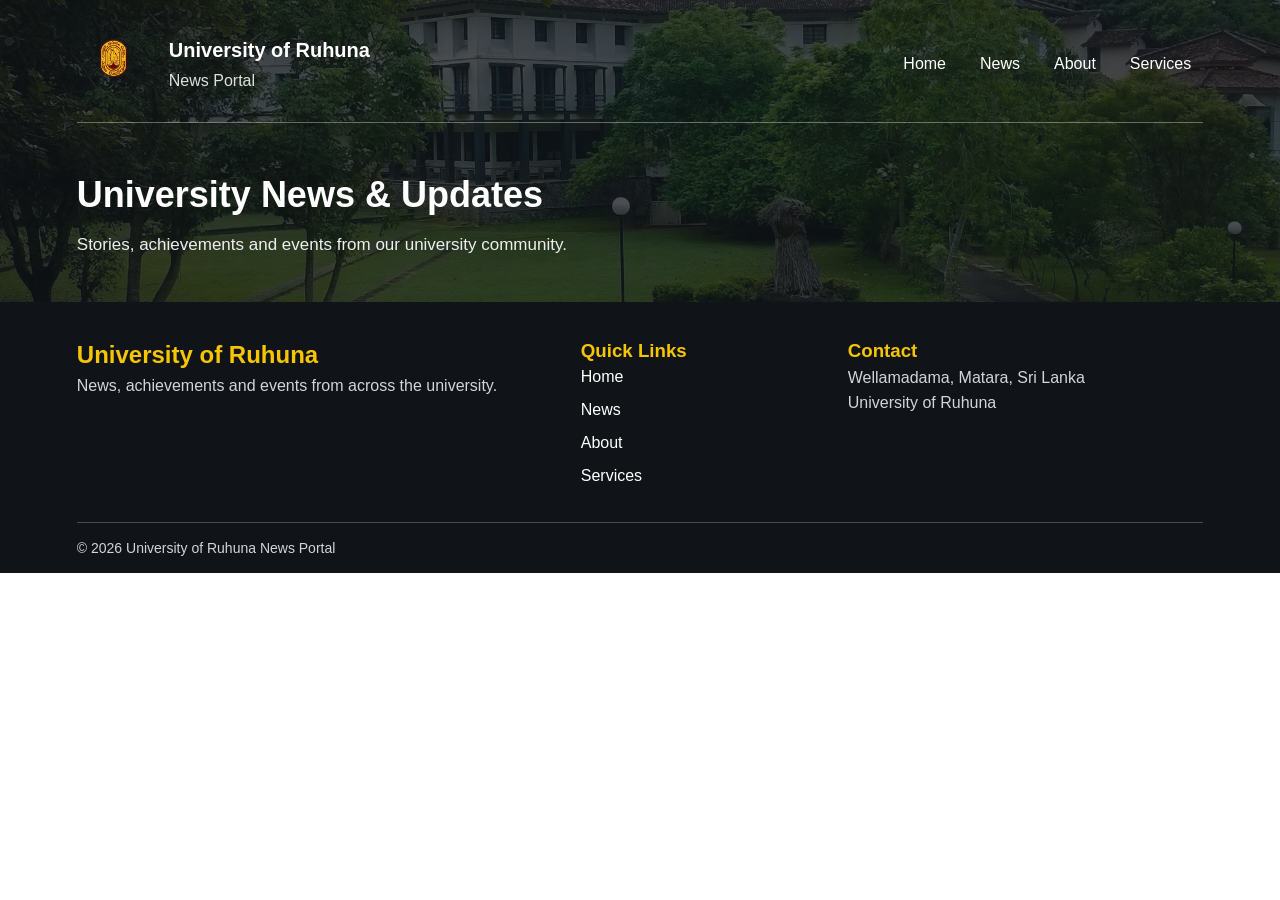
<file: Home.html>
<!DOCTYPE html>
<html lang="en">
<head>
  <meta charset="UTF-8">
  <meta name="viewport" content="width=device-width, initial-scale=1.0">
  <title>University News | University of Ruhuna</title>
  <link rel="stylesheet" href="Home.css">
</head>
<body>

<header class="site-header">
  <div class="header-content">
    <div class="site-title">
      <img src="images/home_logo.png" alt="University logo">
      <div>
        <h1>University of Ruhuna</h1>
        <p>News Portal</p>
      </div>
    </div>

    <nav class="navigation">
      <a href="Home.html">Home</a>
      <a href="news.html">News</a>
      <a href="#">About</a>
      <a href="#">Services</a>
    </nav>
  </div>

  <div class="header-heading">
    <h2>University News &amp; Updates</h2>
    <p>Stories, achievements and events from our university community.</p>
  </div>
</header>

<!-- Place your news page content here -->

<footer class="site-footer">
  <div class="footer-content">
    <div>
      <h2>University of Ruhuna</h2>
      <p>News, achievements and events from across the university.</p>
    </div>

    <div>
      <h3>Quick Links</h3>
      <a href="Home.html">Home</a>
      <a href="news.html">News</a>
      <a href="#">About</a>
      <a href="#">Services</a>
    </div>

    <div>
      <h3>Contact</h3>
      <p>Wellamadama, Matara, Sri Lanka</p>
      <p>University of Ruhuna</p>
    </div>
  </div>

  <div class="footer-bottom">
    <p>© 2026 University of Ruhuna News Portal</p>
  </div>
</footer>
</file>
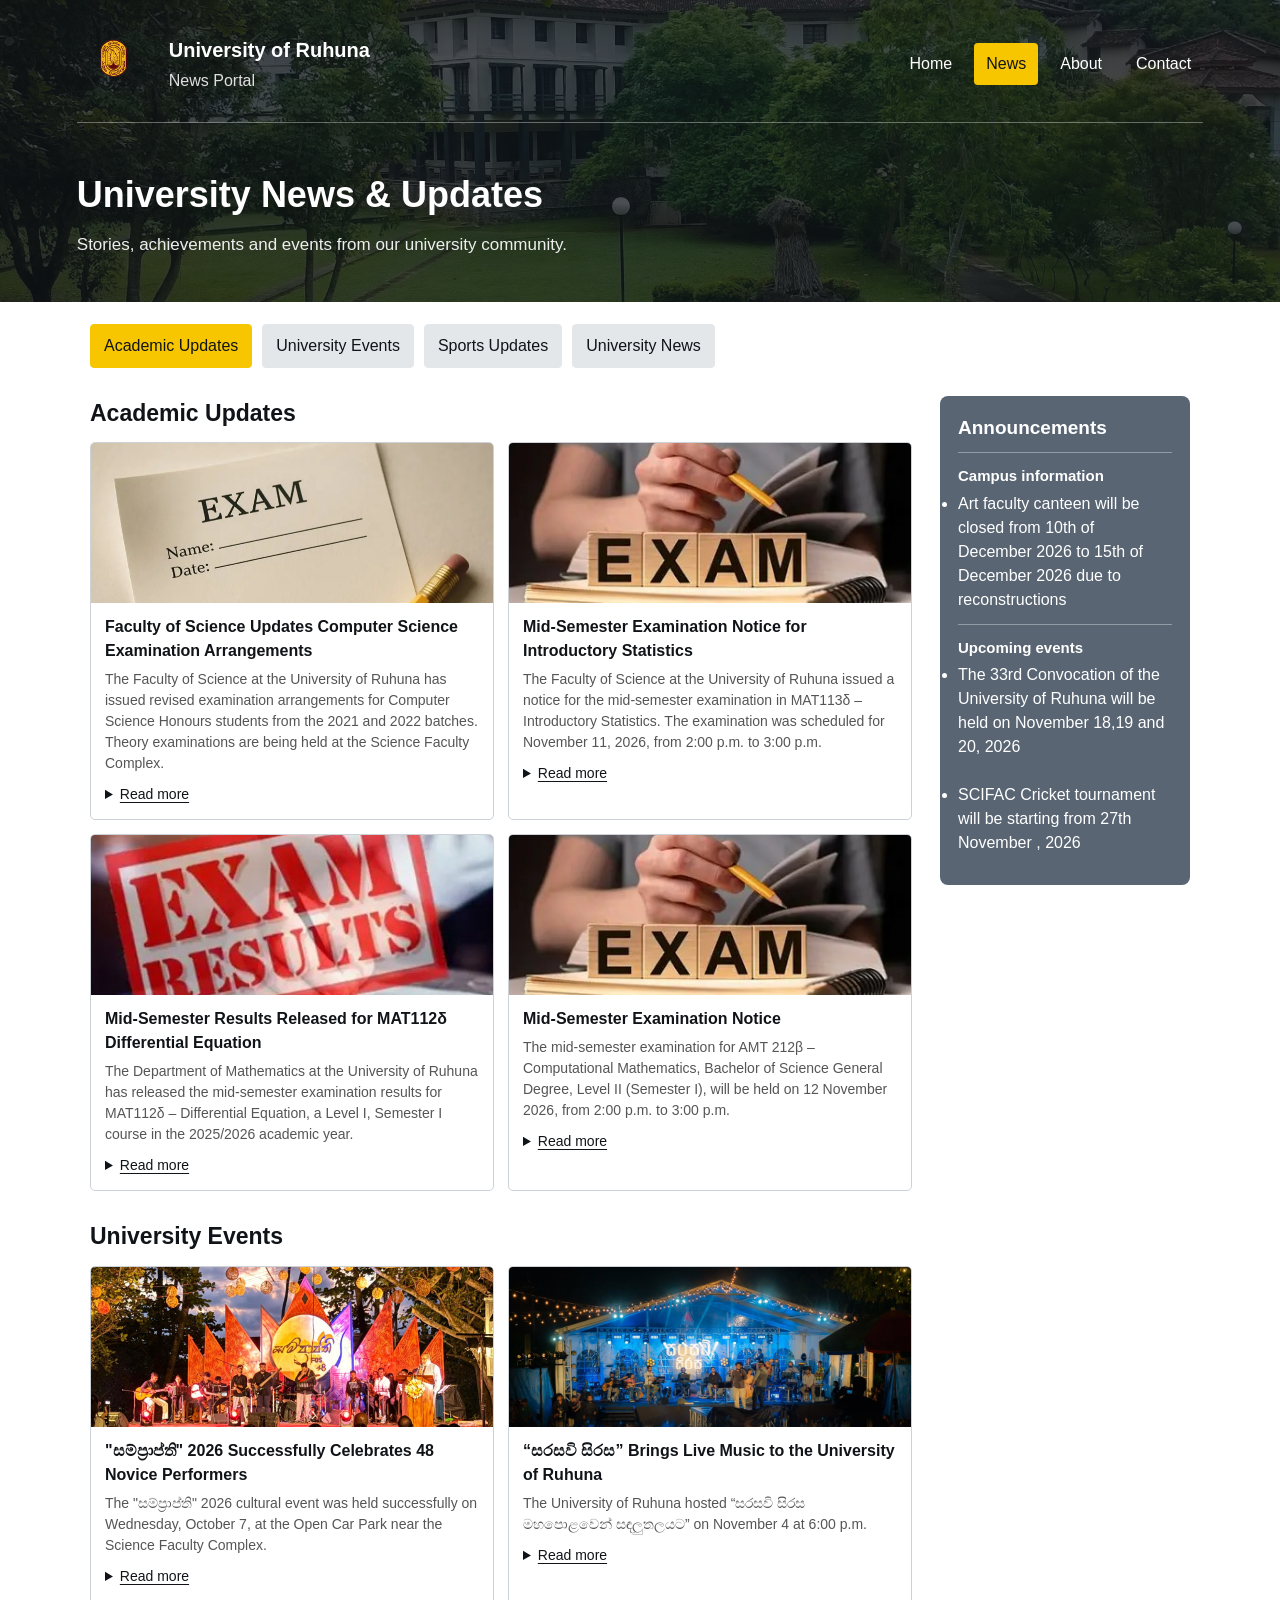
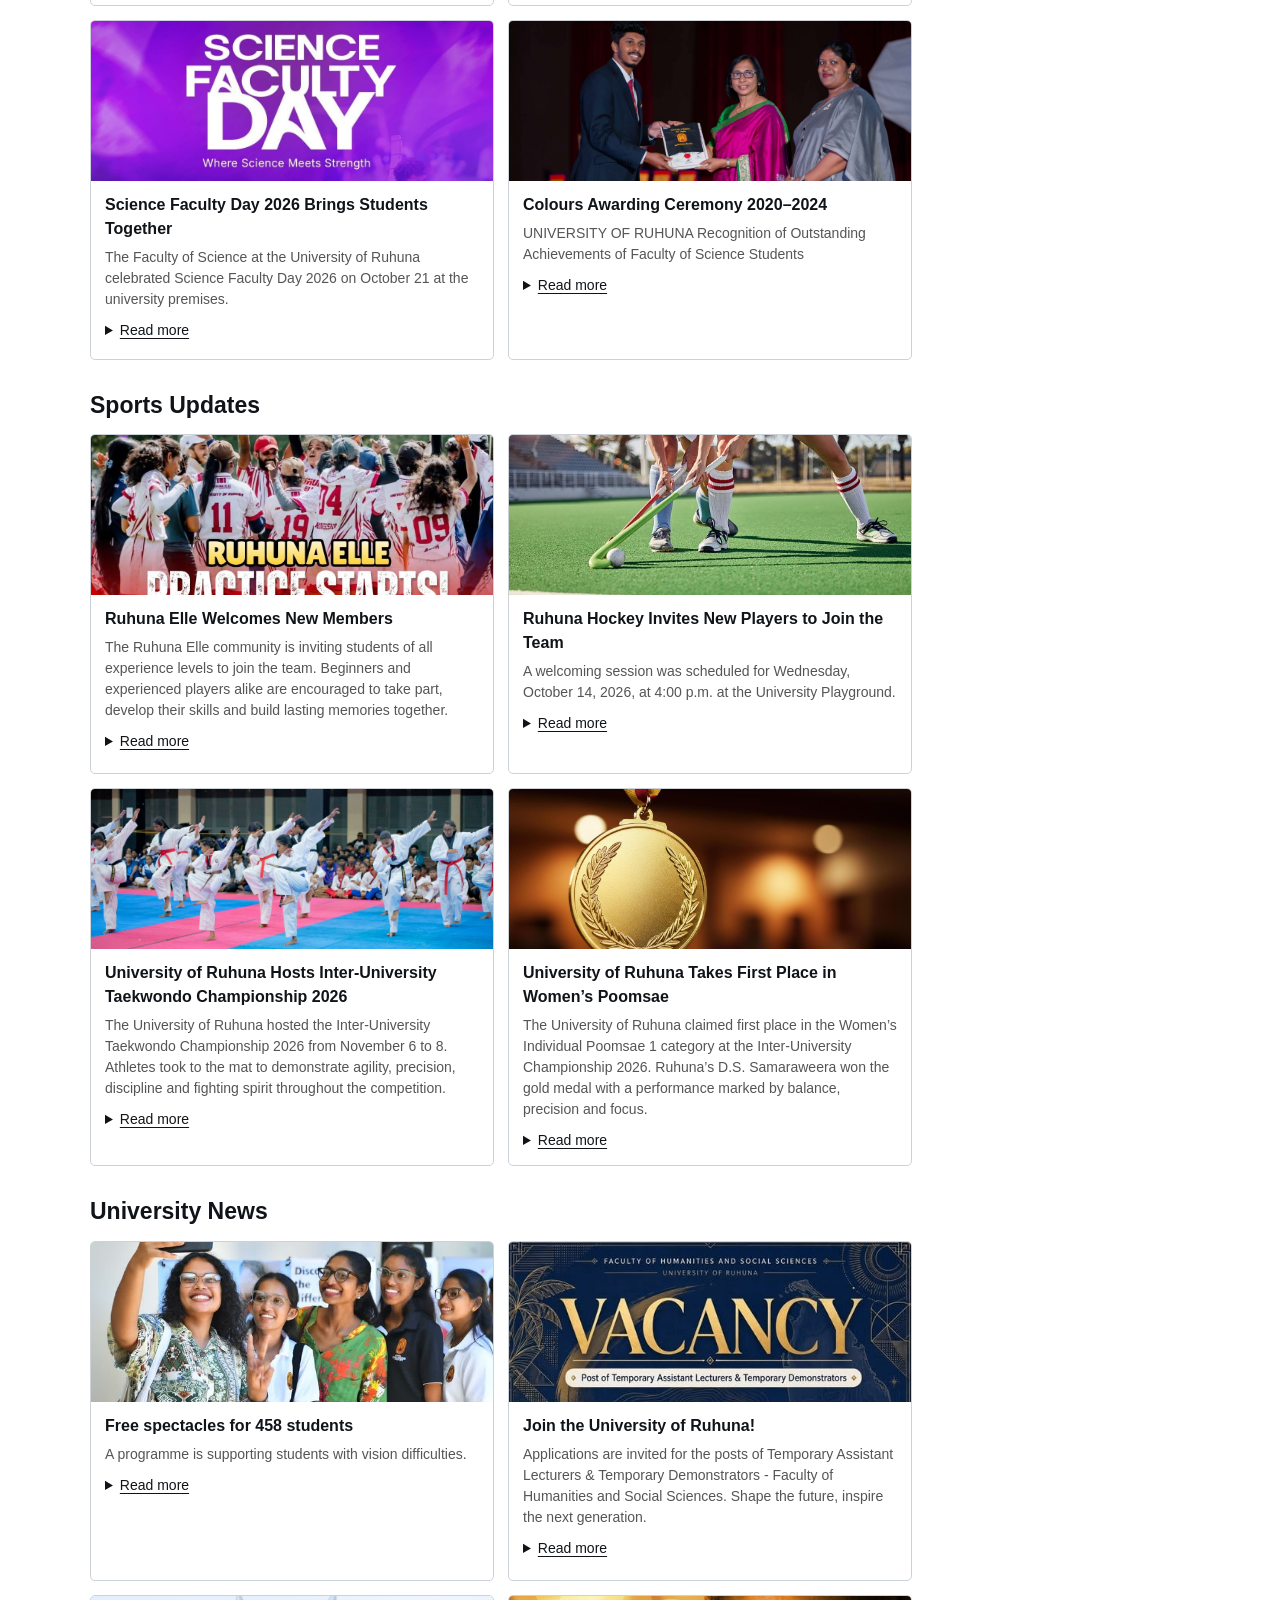
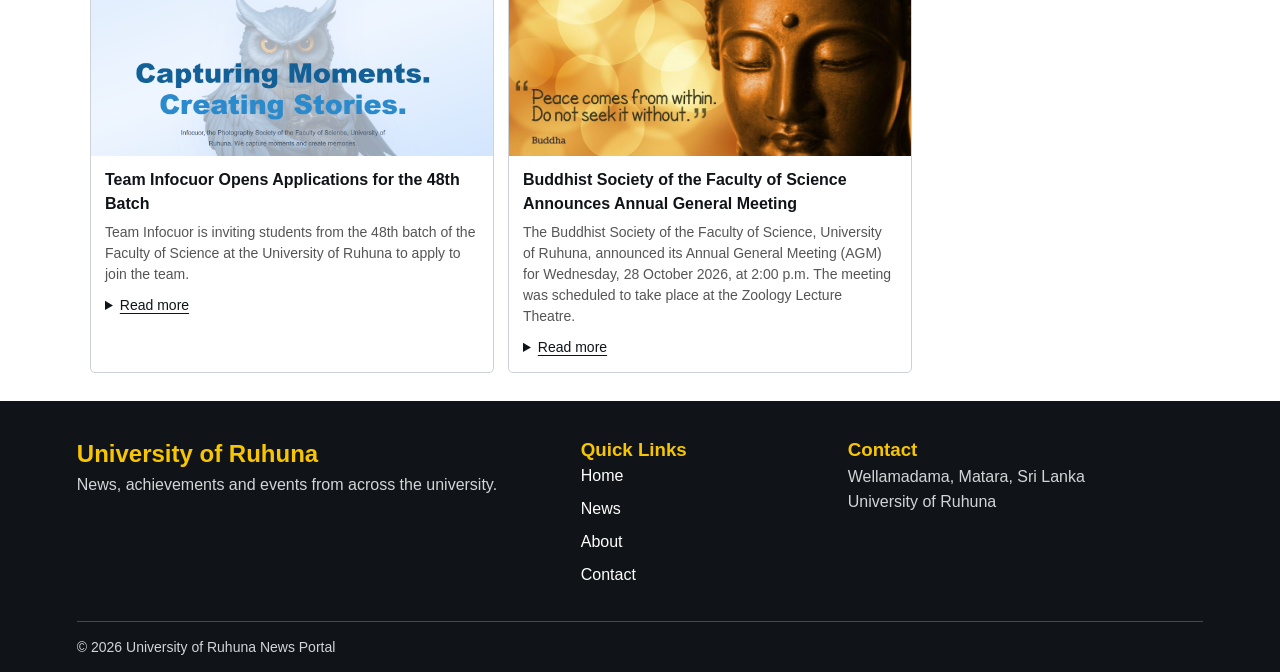
<file: news.html>
<!DOCTYPE html>
<html lang="en">
<head>
  <meta charset="UTF-8">
  <meta name="viewport" content="width=device-width, initial-scale=1.0">
  <title>University News | University of Ruhuna</title>
  <link rel="stylesheet" href="news.css">
  </head>


<body id="top">


<header class="site-header">
  <div class="header-content">
    <div class="site-title">
      <img src="images/home_logo.png" alt="University logo">
      <div>
        <h1>University of Ruhuna</h1>
        <p>News Portal</p>
      </div>
    </div>

    <nav class="navigation">
      <a href="index.html">Home</a>
      <a href="news.html" class="active">News</a>
      <a href="about.html">About</a>
      <a href="contact.html">Contact</a>
    </nav>
  </div>

  <div class="header-heading">
    <h2>University News &amp; Updates</h2>
    <p>Stories, achievements and events from our university community.</p>
  </div>
</header>



  

  <main class="container">
    <nav class="category-nav" aria-label="News categories">
      <a href="#academic">Academic Updates</a>
      <a href="#events">University Events</a>
      <a href="#sports">Sports Updates</a>
      <a href="#university-news">University News</a>
    </nav>

    <div class="page-layout">
      <div class="news-sections">

        <section class="news-section" id="academic">
          <h2>Academic Updates</h2>
          <div class="news-grid">

            <article class="news-card">
              <img
                class="news-image"
                    src="images/exam.jpeg"
                    alt="exam">
              <div class="card-content">
              
                <h3>Faculty of Science Updates Computer Science Examination Arrangements</h3>
                <p>The Faculty of Science at the University of Ruhuna has issued revised examination arrangements for Computer Science Honours students from the 2021 and 2022 batches. Theory examinations are being held at the Science Faculty Complex.</p>
                <details class="read-more">
                  <summary><span class="more-label">Read more</span><span class="less-label">Read less</span></summary>
                  <p>Candidates should report to their allocated examination hall at the start of each paper and bring their admission and identity cards. Students are advised to follow the official instructions provided by the Faculty of Science.</p>
                </details>
              </div>
            </article>

            <article class="news-card">
               <img
                class="news-image"
                    src="images/midterm.jpeg"
                    alt="midterms">
              <div class="card-content">
                <h3>Mid-Semester Examination Notice for Introductory Statistics</h3>
                <p>The Faculty of Science at the University of Ruhuna issued a notice for the mid-semester examination in MAT113δ – Introductory Statistics. The examination was scheduled for November 11, 2026, from 2:00 p.m. to 3:00 p.m.</p>
                <details class="read-more">
                  <summary><span class="more-label">Read more</span><span class="less-label">Read less</span></summary>
                  <p>Examination halls were allocated according to student registration numbers: the Professor Alawaththagoda Premadasa Auditorium, Physics Lecture Theater I, and Mathematics Lecture Theater II. Students were advised to check the notice to confirm their assigned hall.</p>
                </details>
              </div>
            </article>

            <article class="news-card">
              <img
              class="news-image"
                    src="images/result.jpeg"
                    alt="midterms">
              <div class="card-content">
                <h3>Mid-Semester Results Released for MAT112δ Differential Equation</h3>
                <p>The Department of Mathematics at the University of Ruhuna has released the mid-semester examination results for MAT112δ – Differential Equation, a Level I, Semester I course in the 2025/2026 academic year.</p>
                <details class="read-more">
                  <summary><span class="more-label">Read more</span><span class="less-label">Read less</span></summary>
                  <p>Results can be viewed in Learning Management Sytem</p>
                </details>
              </div>
            </article>

            <article class="news-card">
               <img
              class="news-image"
                    src="images/midterm.jpeg"
                    alt="midterm">
              <div class="card-content">
                <h3>Mid-Semester Examination Notice</h3>
                <p>The mid-semester examination for AMT 212β – Computational Mathematics, Bachelor of Science General Degree, Level II (Semester I), will be held on 12 November 2026, from 2:00 p.m. to 3:00 p.m.</p>
                <details class="read-more">
                  <summary><span class="more-label">Read more</span><span class="less-label">Read less</span></summary>
                  <p>Students should attend the examination hall assigned to their student number:
                  </br> Science Faculty Auditorium: SC/2024/13880–SC/2024/14198
                  </br>Computer Science Auditorium: SC/2024/14200–SC/2024/14307
                  </br> Course Coordinator: Prof. B.G.S.A. Pradeep
                      
                      </p>
                </details>
              </div>
            </article>

          </div>
        </section>

        <section class="news-section" id="events">
          <h2>University Events</h2>
          <div class="news-grid">

            <article class="news-card">
               <img
                class="news-image"
                    src="images/samprapthi.jpeg"
                    alt="samprapthi">
              <div class="card-content">
                <h3>"සම්ප්‍රාප්ති" 2026 Successfully Celebrates 48 Novice Performers</h3>
                <p>The "සම්ප්‍රාප්ති" 2026 cultural event was held successfully on Wednesday, October 7, at the Open Car Park near the Science Faculty Complex.</p>
                <details class="read-more">
                  <summary><span class="more-label">Read more</span><span class="less-label">Read less</span></summary>
                  <p>The event marked the debut of 48 novice performers, who took part in a special presentation celebrating their achievement. The occasion brought the university community together to appreciate their dedication and performances.

Congratulations to all 48 performers and everyone who contributed to making "සම්ප්‍රාප්ති" 2026 a success.</p>
                </details>
              </div>
            </article>

            <article class="news-card">
               <img
                    class="news-image"
                    src="images/sarasavi sirasa.jpg"
                    alt="Sarasavi sirasa"
                >
              <div class="card-content">
                <h3>“සරසවි සිරස” Brings Live Music to the University of Ruhuna</h3>
                <p>The University of Ruhuna hosted “සරසවි සිරස මහපොළවෙන් සඳලුතලයට” on November 4 at 6:00 p.m.</p>
                <details class="read-more">
                  <summary><span class="more-label">Read more</span><span class="less-label">Read less</span></summary>
                  <p>The programme featured performances by Mihindu Ariyaratne, Suneera Sumanga, Ashka Kulathunga, Miyuru Somaratne, Chamara Fernando and Pranirsha Thyagaraja. Sachi Madhuranga directed the music, and Hemananda Rajapaksha presented the event.</p>
                </details>
              </div>
            </article>

            <article class="news-card">
               <img
                    class="news-image"
                    src="images/facultyday.jpeg"
                    alt="Faculty Day 2026"
                >
              <div class="card-content">
                <h3>Science Faculty Day 2026 Brings Students Together</h3>
                <p>The Faculty of Science at the University of Ruhuna celebrated Science Faculty Day 2026 on October 21 at the university premises.
</p>
                <details class="read-more">
                  <summary><span class="more-label">Read more</span><span class="less-label">Read less</span></summary>
                  <p>Students from all batches took part in a day of friendly competition and teamwork, creating lasting memories and strengthening the bonds across the faculty.

The celebration highlighted the unity, enthusiasm and spirit of the University of Ruhuna’s Science community.
</p>
                </details>
              </div>
            </article>

            
            <article class="news-card">
              <img
                    class="news-image"
                    src="images/awarding.jpg"
                    alt="Awarding ceromony">
              <div class="card-content">
                <h3>Colours Awarding Ceremony 2020–2024</h3>
                <p>UNIVERSITY OF RUHUNA Recognition of Outstanding Achievements of Faculty of Science Students</p>
                <details class="read-more">
                  <summary><span class="more-label">Read more</span><span class="less-label">Read less</span></summary>
                  <p>The University of Ruhuna Colours Awarding Ceremony 2020–2024 was held on 09 August 2026 at the Rabindranath Tagore Memorial Auditorium, University of Ruhuna. The ceremony recognized students who demonstrated outstanding achievements in university sports during the period 2020–2024.</p>
                </details>
              </div>
            </article>

            
          </div>
        </section>

        <section class="news-section" id="sports">
          <h2>Sports Updates</h2>
          <div class="news-grid">

            <article class="news-card">
               
             <img
                 class="news-image"
                src="images/elle.jpeg"
                alt="Elle team">

              
              <div class="card-content">
                <h3>Ruhuna Elle Welcomes New Members</h3>
                <p>The Ruhuna Elle community is inviting students of all experience levels to join the team. Beginners and experienced players alike are encouraged to take part, develop their skills and build lasting memories together.

</p>
                <details class="read-more">
                  <summary><span class="more-label">Read more</span><span class="less-label">Read less</span></summary>
                  <p>The welcoming session will be held on Saturday, 14 November 2026, at 8:00 a.m. at the University Playground.

Students are invited to come along, discover their potential and become part of the game.</p>

                </details>
              </div>
            </article>
               

            <article class="news-card">
              <img
                 class="news-image"
                src="images/hokey.jpg"
                alt="playing hokey">
              <div class="card-content">
                <h3>Ruhuna Hockey Invites New Players to Join the Team</h3>
                <p>A welcoming session was scheduled for Wednesday, October 14, 2026, at 4:00 p.m. at the University Playground.</p>
                <details class="read-more">
                  <summary><span class="more-label">Read more</span><span class="less-label">Read less</span></summary>
                  <p>The Ruhuna Hockey Family invited students of all experience levels to join the team and discover the sport. Beginners and experienced players alike were encouraged to build their skills, make new friends and become part of the university hockey community.</p>
                </details>
              </div>
            </article>

            <article class="news-card">
              <img
                 class="news-image"
                src="images/teakwondo.jpg"
                alt="competetion">
              <div class="card-content">
                <h3>University of Ruhuna Hosts Inter-University Taekwondo Championship 2026</h3>
                <p>The University of Ruhuna hosted the Inter-University Taekwondo Championship 2026 from November 6 to 8. Athletes took to the mat to demonstrate agility, precision, discipline and fighting spirit throughout the competition.</p>
                <details class="read-more">
                  <summary><span class="more-label">Read more</span><span class="less-label">Read less</span></summary>
                  <p>The championship celebrated the dedication and athletic passion of university taekwondo competitors.</p>
                </details>
              </div>
            </article>

            <article class="news-card">
               <img
                 class="news-image"
                src="images/gold medal.jpg"
                alt="win">
              <div class="card-content">
                <h3>University of Ruhuna Takes First Place in Women’s Poomsae</h3>
                <p>The University of Ruhuna claimed first place in the Women’s Individual Poomsae 1 category at the Inter-University Championship 2026. Ruhuna’s D.S. Samaraweera won the gold medal with a performance marked by balance, precision and focus.</p>
                <details class="read-more">
                  <summary><span class="more-label">Read more</span><span class="less-label">Read less</span></summary>
                  <p>Absolute balance and sharp focus defined every movement on the mat. Here are the top results of the 𝐈𝐧𝐝𝐢𝐯𝐢𝐝𝐮𝐚𝐥 𝐏𝐨𝐨𝐦𝐬𝐚𝐞 𝟏 - (𝐖𝐨𝐦𝐞𝐧) category at the Inter University Championship 2026.
                    </br>🥇 𝐃.𝐒. 𝐒𝐚𝐦𝐚𝐫𝐚𝐰𝐞𝐞𝐫𝐚 – University Of Ruhuna 
                    </br>🥈 𝐆.𝐌. 𝐃𝐞𝐰𝐨𝐥𝐚𝐠𝐞 – University of Moratuwa 
                    </br>🥉 𝐖.𝐖.𝐑.𝐌. 𝐖𝐚𝐭𝐚𝐤𝐚𝐭𝐢𝐲𝐚 – University of visual & performing art 
                    </br>🥉 𝐖.𝐖.𝐌.𝐂.𝐓. 𝐖𝐢𝐣𝐞𝐭𝐡𝐮𝐧𝐠𝐚 – University of Kelaniya </p>
                </details>
              </div>
            </article>

          </div>
        </section>

        <section class="news-section" id="university-news">
          <h2>University News</h2>
          <div class="news-grid">

            <article class="news-card">
               <img
                    class="news-image"
                    src="images/spectacles.jpeg"
                    alt="Students with spectacles">
              <div class="card-content">
                <h3>Free spectacles for 458 students</h3>
                <p>A programme is supporting students with vision difficulties.</p>
                <details class="read-more">
                  <summary><span class="more-label">Read more</span><span class="less-label">Read less</span></summary>
                  <p>Recipients were identified during a university eye-screening clinic. The programme supports students with vision difficulties.</p>
                </details>
              </div>
            </article>

           

            <article class="news-card">
            <img
                    class="news-image"
                    src="images/vacancy.jpg"
                    alt="vacancy">
              <div class="card-content">
              
                <h3>Join the University of Ruhuna!</h3>
                <p>Applications are invited for the posts of Temporary Assistant Lecturers & Temporary Demonstrators - Faculty of Humanities and Social Sciences.
Shape the future, inspire the next generation.</p>
                <details class="read-more">
                  <summary><span class="more-label">Read more</span><span class="less-label">Read less</span></summary>
                  <p></p>
                </details>
              </div>
            </article>

            <article class="news-card">
            <img
                    class="news-image"
                    src="images/infocour.jpeg.png"
                    alt="infocour">
              <div class="card-content">
                <h3>Team Infocuor Opens Applications for the 48th Batch</h3>
                <p>Team Infocuor is inviting students from the 48th batch of the Faculty of Science at the University of Ruhuna to apply to join the team.</p>
                <details class="read-more">
                  <summary><span class="more-label">Read more</span><span class="less-label">Read less</span></summary>
              <p>Students can explore their creativity, develop new skills and help capture university life. Applications are open for photography, videography, content writing, graphic design and event management.

Students interested in creative work and university activities are encouraged to apply and become part of Team Infocuor.</p>
                </details>
              </div>
            </article>

            <article class="news-card">
              <img
                    class="news-image"
                    src="images/buddism.jpg"
                    alt="buddhism">
              
              <div class="card-content">
                <h3>Buddhist Society of the Faculty of Science Announces Annual General Meeting</h3>
                <p>The Buddhist Society of the Faculty of Science, University of Ruhuna, announced its Annual General Meeting (AGM) for Wednesday, 28 October 2026, at 2:00 p.m. The meeting was scheduled to take place at the Zoology Lecture Theatre.</p>
                <details class="read-more">
                  <summary><span class="more-label">Read more</span><span class="less-label">Read less</span></summary>
                  <p>All undergraduate students, academic staff and non-academic staff of the Faculty of Science were invited to attend.</p>
                </details>
              </div>
            </article>


          </div>
        </section>

      </div>

      <aside class="announcements" aria-label="University announcements">
        <h2>Announcements</h2>
        
        <article>
          <h3>Campus information</h3>
          <ul><li>Art faculty canteen will be closed from 10th of December 2026 to 15th of December 2026 due to reconstructions</li></ul>
        </article>
        <article>
          <h3>Upcoming events</h3>
          <ul><li>The 33rd Convocation of the University of Ruhuna will be held on November 18,19 and 20, 2026</li></br>
                    <li> SCIFAC Cricket tournament will be starting from 27th November , 2026 </li></ul>
        </article>
      </aside>
    </div>
  </main>
  
  <footer class="site-footer">
  <div class="footer-content">
    <div>
      <h2>University of Ruhuna</h2>
      <p>News, achievements and events from across the university.</p>
    </div>

    <div>
      <h3>Quick Links</h3>
      <a href="index.html">Home</a>
      <a href="news.html" class="active">News</a>
      <a href="about.html">About</a>
      <a href="contact.html">Contact</a>
    </div>

    <div>
      <h3>Contact</h3>
      <p>Wellamadama, Matara, Sri Lanka</p>
      <p>University of Ruhuna</p>
    </div>
  </div>

  <div class="footer-bottom">
    <p>© 2026 University of Ruhuna News Portal</p>
  </div>
</footer>



  
</body>
</html>
</file>
<file: Home.css>
* {
  margin: 0;
  padding: 0;
  box-sizing: border-box;
}

body {
  font-family: 'Segoe UI', Arial, sans-serif;
  background: #f4f6f8;
}

.site-header {
  min-height: 300px;
  padding: 24px 6%;
  color: white;
  background:
    linear-gradient(rgba(16, 20, 24, 0.75), rgba(16, 20, 24, 0.75)),
    url("images/header-photo.jpg.jpg") center / cover no-repeat;
}

.container {
  padding: 30px 6%;
}
.section-title {
  font-size: 28px;
  color: #101418;
  margin-bottom: 20px;
}
.card-large {
  background: white;
  border-radius: 12px;
  overflow: hidden;
  box-shadow: 0 4px 15px rgba(0,0,0,0.12);
  margin-bottom: 30px;
}
.card-large img {
  width: 100%;
  height: 420px;
  object-fit: cover;
  display: block;
}
.card-large-body {
  padding: 22px 25px;
}
.card-large-body h3 {
  font-size: 24px;
  margin: 12px 0 10px;
  color: #101418;
}
.card-large-body p {
  font-size: 16px;
  line-height: 1.6;
  color: #555;
  margin-bottom: 12px;
}
.card-large-body a {
  color: #101418;
  font-weight: bold;
  text-decoration: none;
}
.tag {
  padding: 5px 12px;
  border-radius: 20px;
  font-size: 13px;
  font-weight: bold;
  color: white;
}
.tag.achievement { background: #7b1fa2; }
.tag.event { background: #e65100; }
.date {
  font-size: 13px;
  color: #888;
  margin-left: 8px;
}

@media (max-width: 650px) {
  .card-large img {
    height: 250px;
  }
  .card-large-body h3 {
    font-size: 20px;
  }
}
.header-content {
  display: flex;
  justify-content: space-between;
  align-items: center;
  gap: 20px;
  padding-bottom: 18px;
  border-bottom: 1px solid rgba(255, 255, 255, 0.35);
}

.site-title {
  display: flex;
  align-items: center;
  gap: 12px;
}

.site-title img {
  width: 80px;
  height: 80px;
  object-fit: contain;
}

.site-title h1 {
  margin: 0;
  font-size: 20px;
}

.site-title p {
  margin: 4px 0 0;
  color: #e0e0e0;
}

.navigation {
  display: flex;
  gap: 10px;
  flex-wrap: wrap;
}

.navigation a {
  padding: 9px 12px;
  border-radius: 4px;
  color: white;
  text-decoration: none;
}

.navigation a.active {
    background: #f7c600;
    color: #101418;
    font-weight: 600;
}


.header-heading {
  padding: 45px 0 20px;
}

.header-heading h2 {
  margin: 0 0 10px;
  font-size: 36px;
}

.header-heading p {
  margin: 0;
  color: #eeeeee;
  font-size: 17px;
}

.site-footer {
  padding: 35px 6% 0;
  color: white;
  background: #101418;
}

.footer-content {
  display: grid;
  grid-template-columns: 2fr 1fr 1.5fr;
  gap: 30px;
  padding-bottom: 25px;
}

.site-footer h2,
.site-footer h3 {
  margin-top: 0;
  color: #f7c600;
}

.site-footer p {
  color: #d2d5d8;
  line-height: 1.6;
}

.footer-content a {
  display: block;
  margin-bottom: 9px;
  color: white;
  text-decoration: none;
}

.footer-bottom {
  padding: 14px 0;
  border-top: 1px solid #454b50;
  color: #d2d5d8;
  font-size: 14px;
}

.footer-bottom p {
  margin: 0;
}

@media (max-width: 650px) {
  .header-content {
    align-items: flex-start;
    flex-direction: column;
  }

  .header-heading h2 {
    font-size: 28px;
  }

  .footer-content {
    grid-template-columns: 1fr;
    gap: 15px;
  }
}


:root {
  --page-background: #ffffff;
  --panel-gray: #596573;
  --yellow: #f7c600;
  --black: #101418;
  --white: #ffffff;
  --light-gray: #e3e7ea;
  --border: #ccd2d7;
}

* {
  box-sizing: border-box;
}
.navigation a:hover {
    background-color: rgba(255, 255, 255, 0.15);
}
body {
  margin: 0;
  min-height: 100vh;
  color: var(--black);
  background: var(--page-background);
  font-family: Arial, sans-serif;
  line-height: 1.5;
}

.container {
  width: min(1100px, 92%);
  margin: 0 auto;
}



.intro {
  margin: 5px 0 0;
  color: #555;
}

.category-nav {
  display: flex;
  flex-wrap: wrap;
  gap: 10px;
  margin: 22px 0 28px;
}

.category-nav a {
  padding: 9px 13px;
  border: 1px solid var(--light-gray);
  border-radius: 4px;
  color: var(--black);
  background: var(--light-gray);
  text-decoration: none;
}


.category-nav a[aria-current="true"],
body:not(:has(.news-section:target)) .category-nav a[href="#academic"],
body:has(#academic:target) .category-nav a[href="#academic"],
body:has(#events:target) .category-nav a[href="#events"],
body:has(#sports:target) .category-nav a[href="#sports"],
body:has(#university-news:target) .category-nav a[href="#university-news"] {
  border-color: var(--yellow);
  color: var(--black);
  background: var(--yellow);
}

.category-nav a:focus-visible {
  outline: 3px solid var(--panel-gray);
  outline-offset: 3px;
}


.page-layout {
  display: grid;
  grid-template-columns: minmax(0, 1fr) 250px;
  gap: 28px;
  align-items: start;
}

.news-section {
  margin: 0 0 28px;
  scroll-margin-top: 16px;
}

.news-section > h2 {
  margin: 0 0 12px;
  color: var(--black);
  font-size: 23px;
}

.news-grid {
  display: grid;
  grid-template-columns: repeat(2, minmax(0, 1fr));
  gap: 14px;
}

/* News cards */
.news-card {
  min-height: 340px;
  overflow: hidden;
  border: 1px solid var(--border);
  border-radius: 5px;
  color: var(--black);
  background: var(--white);
}

.image-placeholder {
  display: grid;
  min-height: 160px;
  place-items: center;
  color: #666;
  background: var(--light-gray);
  font-size: 13px;
}

.card-content {
  padding: 12px 14px 14px;
}

.card-content h3 {
  margin: 0 0 6px;
  font-size: 16px;
}

.card-content p {
  margin: 0;
  color: #555;
  font-size: 14px;
}


.read-more {
  margin-top: 10px;
  font-size: 14px;
}

.read-more summary {
  width: fit-content;
  color: var(--black);
  cursor: pointer;
  text-decoration: underline;
  text-underline-offset: 3px;
}

.read-more .less-label {
  display: none;
}

.read-more[open] .more-label {
  display: none;
}

.read-more[open] .less-label {
  display: inline;
}

.read-more p {
  margin-top: 8px;
}


.announcements {
  position: sticky;
  top: 16px;
  padding: 18px;
  border-radius: 8px;
  color: var(--white);
  background: var(--panel-gray);
}

.announcements > h2 {
  margin: 0 0 10px;
  color: var(--white);
  font-size: 19px;
}

.announcements article {
  padding: 12px 0;
  border-top: 1px solid rgba(255, 255, 255, 0.35);
}

.announcements h3 {
  margin: 0 0 4px;
  font-size: 15px;
}

.announcements p {
  margin: 0;
  color: #f1f3f4;
  font-size: 14px;
}



/* Smaller screens */
@media (max-width: 980px) {
  .page-layout {
    grid-template-columns: 1fr;
  }

  .announcements {
    position: static;
  }
}

@media (max-width: 520px) {
  .news-grid {
    grid-template-columns: 1fr;
  }

  
  }

  .news-image {
  display: block;
  width: 100%;
  height: 160px;
  object-fit: cover;
}
</file>
<file: about.css>
:root {
  --navy: #650D1B;
  --blue: #8B2635;
  --gold: #B86A75;
  --ink: #3F1720;
  --muted: #705B60;
  --paper: #FBF5F6;
  --white: #ffffff;
  --line: #EAD9DC;
}

.site-header {
  min-height: 300px;
  padding: 24px 6%;
  color: white;
  background:
    linear-gradient(rgba(16, 20, 24, 0.75), rgba(16, 20, 24, 0.75)),
    url("images/header-photo.jpg.jpg") center / cover no-repeat;
}

.header-content {
  display: flex;
  justify-content: space-between;
  align-items: center;
  gap: 20px;
  padding-bottom: 18px;
  border-bottom: 1px solid rgba(255, 255, 255, 0.35);
}

.site-title {
  display: flex;
  align-items: center;
  gap: 12px;
}

.site-title img {
  width: 80px;
  height: 80px;
  object-fit: contain;
}

.site-title h1 {
  margin: 0;
  font-size: 20px;
}

.site-title p {
  margin: 4px 0 0;
  color: #e0e0e0;
}

.navigation {
  display: flex;
  gap: 10px;
  flex-wrap: wrap;
}

.navigation a:hover {
    background-color: rgba(255, 255, 255, 0.15);
}


.navigation a {
  padding: 9px 12px;
  border-radius: 4px;
  color: white;
  text-decoration: none;
}

.navigation a:nth-child(3) {
  background: #f7c600;
  color: #101418;
}

.header-heading {
  padding: 45px 0 20px;
}

.header-heading h2 {
  margin: 0 0 10px;
  font-size: 36px;
}

.header-heading p {
  margin: 0;
  color: #eeeeee;
  font-size: 17px;
}

.site-footer {
  padding: 35px 6% 0;
  color: white;
  background: #101418;
}

.footer-content {
  display: grid;
  grid-template-columns: 2fr 1fr 1.5fr;
  gap: 30px;
  padding-bottom: 25px;
}

.site-footer h2,
.site-footer h3 {
  margin-top: 0;
  color: #f7c600;
}

.site-footer p {
  color: #d2d5d8;
  line-height: 1.6;
}

.footer-content a {
  display: block;
  margin-bottom: 9px;
  color: white;
  text-decoration: none;
}

.footer-bottom {
  padding: 14px 0;
  border-top: 1px solid #454b50;
  color: #d2d5d8;
  font-size: 14px;
}

.footer-bottom p {
  margin: 0;
}

@media (max-width: 650px) {
  .header-content {
    align-items: flex-start;
    flex-direction: column;
  }

  .header-heading h2 {
    font-size: 28px;
  }

  .footer-content {
    grid-template-columns: 1fr;
    gap: 15px;
  }
}



* {
  box-sizing: border-box;
  margin: 0;
  padding: 0;
}

html {
  scroll-behavior: smooth;
}

body {
  font-family: "DM Sans", Arial, sans-serif;
  color: var(--ink);
  background: var(--white);
  line-height: 1.7;
}

img {
  display: block;
  max-width: 100%;
}

.container {
  width: min(1120px, 90%);
  margin: 0 auto;
}

.space {
  padding: 88px 0;
}

/* Intro / hero */
.intro {
  position: relative;
  overflow: hidden;
  padding: 82px 0 92px;
  background: #F8ECEE;
}

.layout {
  position: relative;
  z-index: 1;
  display: grid;
  grid-template-columns: 1.02fr 0.98fr;
  align-items: center;
  gap: 58px;
}

.kicker {
  display: inline-block;
  margin-bottom: 15px;
  color: var(--blue);
  font-size: 0.75rem;
  font-weight: 800;
  letter-spacing: 2px;
}

.intro h1,
.heading h2,
.details h2 {
  font-family: "Manrope", Arial, sans-serif;
  font-weight: 800;
  letter-spacing: -1.5px;
}

.intro h1 {
  margin-bottom: 22px;
  color: var(--navy);
  font-size: clamp(2.5rem, 5vw, 4.35rem);
  line-height: 1.12;
}

.intro h1 span {
  color: var(--blue);
}

.copy > p {
  max-width: 540px;
  margin-bottom: 25px;
  color: var(--muted);
  font-size: 1.02rem;
}

.link {
  display: inline-flex;
  align-items: center;
  gap: 12px;
  color: var(--navy);
  font-weight: 700;
  text-decoration: none;
}

.link span {
  display: grid;
  width: 30px;
  height: 30px;
  place-items: center;
  border-radius: 50%;
  color: var(--navy);
  background: var(--gold);
  transition: transform 0.2s ease;
}

.link:hover span {
  transform: translateX(5px);
}

.visual {
  position: relative;
  padding: 12px;
  border-radius: 24px;
  background: var(--white);
  box-shadow: 0 22px 55px rgba(101, 13, 27, 0.14);
}

.visual img {
  width: 100%;
  height: 390px;
  object-fit: cover;
  border-radius: 17px;
}

.tag {
  position: absolute;
  right: 26px;
  bottom: 27px;
  display: flex;
  align-items: center;
  gap: 9px;
  padding: 12px 16px;
  border-radius: 9px;
  color: var(--navy);
  background: var(--white);
  font-size: 0.82rem;
  font-weight: 700;
  box-shadow: 0 8px 24px rgba(0, 0, 0, 0.12);
}

.dot {
  width: 9px;
  height: 9px;
  border-radius: 50%;
  background: var(--gold);
}

.shape {
  position: absolute;
  right: -110px;
  bottom: -230px;
  width: 440px;
  height: 440px;
  border: 70px solid rgba(139, 38, 53, 0.05);
  border-radius: 50%;
}


.heading {
  max-width: 650px;
  margin-bottom: 38px;
}

.heading.center {
  margin-right: auto;
  margin-left: auto;
  text-align: center;
}

.heading h2,
.details h2 {
  margin-bottom: 12px;
  color: var(--navy);
  font-size: clamp(1.9rem, 3.5vw, 2.65rem);
  line-height: 1.2;
}

.heading > p {
  color: var(--muted);
}

.purpose {
  background: var(--white);
}

.purposegrid {
  display: grid;
  grid-template-columns: repeat(2, 1fr);
  gap: 24px;
}

.card {
  min-height: 285px;
  padding: 32px;
  border: 1px solid var(--line);
  border-radius: 18px;
  transition: transform 0.25s ease, box-shadow 0.25s ease;
}

.card:hover,
.topic:hover,
.benefit:hover {
  transform: translateY(-6px);
  box-shadow: 0 16px 35px rgba(101, 13, 27, 0.09);
}

.card.mission {
  background: #FBF5F6;
}

.card.vision {
  color: var(--white);
  background: #FBF5F6;
  border-color: var(--navy);
}

.number {
  color: var(--blue);
  font-size: 0.72rem;
  font-weight: 800;
  letter-spacing: 1.5px;
}

.vision .number {
  color: var(--gold);
}

.symbol {
  margin: 16px 0 5px;
  color: var(--gold);
  font-size: 2.1rem;
  line-height: 1;
}

.card h3 {
  margin-bottom: 10px;
  color: var(--navy);
  font-family: "Manrope", Arial, sans-serif;
  font-size: 1.45rem;
}

.vision h3 {
  color: var(--white);
}

.card p {
  max-width: 470px;
  color: var(--muted);
}

.vision p {
  color: #F4E8EA;
}


.coverage {
  background: var(--paper);
}

.coveragegrid {
  display: grid;
  grid-template-columns: repeat(3, 1fr);
  gap: 18px;
}

.topic {
  min-height: 205px;
  padding: 25px 23px;
  border: 1px solid var(--line);
  border-radius: 15px;
  background: var(--white);
  transition: 0.25s ease;
}

.topicicon {
  display: grid;
  width: 48px;
  height: 48px;
  margin-bottom: 17px;
  place-items: center;
  border-radius: 13px;
  background: #F5E3E6;
  font-size: 1.45rem;
}

.topic h3,
.benefit h3 {
  margin-bottom: 7px;
  color: var(--navy);
  font-family: "Manrope", Arial, sans-serif;
  font-size: 1.05rem;
}

.topic p,
.benefit p {
  color: var(--muted);
  font-size: 0.9rem;
}

/* About the university */
.institution {
  background: var(--white);
}

.institutionlayout {
  display: grid;
  grid-template-columns: 1fr 1fr;
  align-items: center;
  gap: 65px;
}

.photo {
  position: relative;
  padding: 11px;
  border: 1px solid var(--line);
  border-radius: 20px;
  background: var(--white);
  box-shadow: 0 18px 45px rgba(101, 13, 27, 0.1);
}

.photo img {
  width: 100%;
  height: 450px;
  object-fit: cover;
  border-radius: 13px;
}

.caption {
  position: absolute;
  right: 24px;
  bottom: 25px;
  left: 24px;
  padding: 12px 15px;
  border-radius: 9px;
  color: var(--white);
  background: rgba(101, 13, 27, 0.9);
  font-size: 0.85rem;
  font-weight: 700;
}

.details h2 {
  margin-bottom: 18px;
}

.details > p {
  margin-bottom: 22px;
  color: var(--muted);
}

.checklist {
  display: grid;
  gap: 11px;
  list-style: none;
}

.checklist li {
  display: flex;
  align-items: center;
  gap: 11px;
  color: var(--navy);
  font-weight: 600;
}

.checklist li span {
  display: grid;
  width: 24px;
  height: 24px;
  place-items: center;
  border-radius: 50%;
  color: var(--navy);
  background: #F1DDE1;
  font-size: 0.8rem;
}

/* Benefits */
.benefits {
  background: #F8ECEE;
}

.benefitgrid {
  display: grid;
  grid-template-columns: repeat(4, 1fr);
  gap: 17px;
}

.benefit {
  position: relative;
  min-height: 225px;
  padding: 25px 20px;
  border: 1px solid var(--line);
  border-radius: 15px;
  background: var(--white);
  transition: 0.25s ease;
}

.ordinal {
  position: absolute;
  top: 18px;
  right: 18px;
  color: #D9BFC4;
  font-family: "Manrope", Arial, sans-serif;
  font-size: 1.2rem;
  font-weight: 800;
}

.benefiticon {
  display: grid;
  width: 48px;
  height: 48px;
  margin-bottom: 17px;
  place-items: center;
  border-radius: 13px;
  color: var(--navy);
  background: #F1DDE1;
  font-size: 1.45rem;
}


@media (max-width: 900px) {
  .layout,
  .institutionlayout {
    gap: 35px;
  }

  .visual img,
  .photo img {
    height: 330px;
  }

  .benefitgrid {
    grid-template-columns: repeat(2, 1fr);
  }
}

@media (max-width: 700px) {
  .space {
    padding: 65px 0;
  }

  .intro {
    padding: 65px 0;
  }

  .layout,
  .institutionlayout,
  .purposegrid {
    grid-template-columns: 1fr;
  }

  .layout {
    gap: 35px;
  }

  .visual img {
    height: 300px;
  }

  .coveragegrid {
    grid-template-columns: repeat(2, 1fr);
  }

  .institutionlayout {
    gap: 35px;
  }
}

@media (max-width: 480px) {
  .container {
    width: 88%;
  }

  .intro h1 {
    font-size: 2.45rem;
  }

  .coveragegrid,
  .benefitgrid {
    grid-template-columns: 1fr;
  }

  .card {
    padding: 25px;
  }

  .tag {
    right: 18px;
    bottom: 20px;
    left: 18px;
    justify-content: center;
    font-size: 0.75rem;
  }
}
</file>
<file: contact.css>
:root {
    --primary: rgba(23, 44, 64, 0.75);
    --primary-hover: rgba(29, 39, 50, 0.75);
    --dark: rgb(16, 20, 24);
    --hero-overlay: rgba(16, 20, 24, 0.75);
    --bg: rgb(16, 20, 24);
    --card-white: #ffffff;
    --text-dark: rgba(1, 11, 21, 0.75);
    --text-muted: #666378;
    --border-soft: #dcd9eb;
}

* {
    box-sizing: border-box;
}

body {
    font-family: 'Segoe UI', Arial, sans-serif;
    margin: 0;
    padding: 0;
    background-color: whitesmoke;
    color: var(--text-dark);
    line-height: 1.6;
}



/* --- Top Navbar --- */
.site-header {
    min-height: 300px;
    padding: 24px 6%;
    color: #ffffff;
    text-align: left;
    background:
        linear-gradient(rgba(16, 20, 24, 0.75), rgba(16, 20, 24, 0.75)),
        url("images/header-photo.jpg.jpg") center / cover no-repeat;
}

.header-content {
    display: flex;
    justify-content: space-between;
    align-items: center;
    gap: 20px;
    padding-bottom: 18px;
    border-bottom: 1px solid rgba(255, 255, 255, 0.35);
}

.site-title {
    display: flex;
    align-items: center;
    gap: 12px;
    text-align: left;
}

.site-title img {
    width: 80px;
    height: 80px;
    object-fit: contain;
}

.site-title h1 {
    margin: 0;
    font-size: 20px;
}

.site-title p {
    margin: 4px 0 0;
    color: #e0e0e0;
}

.navigation {
    display: flex;
    gap: 10px;
    flex-wrap: wrap;
}

.navigation a {
    padding: 9px 12px;
    border-radius: 4px;
    color: #ffffff;
    text-decoration: none;
}

.navigation a:hover {
    background-color: rgba(255, 255, 255, 0.15);
}

.navigation a.active {
    background: #f7c600;
    color: #101418;
    font-weight: 600;
}

.header-heading {
    padding: 45px 0 20px;
    text-align: left;
}

.header-heading h2 {
    margin: 0 0 10px;
    font-size: 36px;
}

.header-heading p {
    margin: 0;
    color: #eeeeee;
    font-size: 17px;
}

/* --- Main Content Container --- */
main.container {
    max-width: 1100px;
    margin: 45px auto;
    padding: 0 20px;
}

section {
    background-color: var(--card-white);
    border-radius: 18px;
    padding: 32px;
    margin-bottom: 30px;
    box-shadow: 0 8px 25px rgba(46, 32, 88, 0.05);
}

/* Intro Section */
.page-intro {
    background: transparent;
    box-shadow: none;
    padding: 0 0 10px 0;
    text-align: center;
}

.page-intro h2 {
    font-size: 32px;
    color: var(--text-dark);
    margin: 0 0 10px 0;
}

.page-intro p {
    color: var(--text-muted);
    max-width: 680px;
    margin: 0 auto;
}

h3 {
    font-size: 22px;
    color: var(--text-dark);
    margin-top: 0;
    margin-bottom: 18px;
    border-left: 4px solid var(--primary);
    padding-left: 12px;
}

/* --- Editorial --- */
.publishing-schedule,
.form-section,
.newsletter-guidelines,
.reporter-registration,
.reporters-faq,
.correspondent-card,
.contact-info {
    background-color: #ffffff ;
    border: 2px solid #656667;
    border-left: 5px solid var(--primary) ;
    border-radius: 14px;
    padding: 22px 26px ;
}

.publishing-schedule h4 {
    color: var(--primary);
    font-size: 17px;
    margin-bottom: 10px;
}

.publishing-schedule ul {
    padding-left: 20px;
    color: var(--text-muted);
}

label {
    font-weight: 600;
    font-size: 14px;
    color: var(--text-dark);
    display: inline-block;
    margin-bottom: 4px;
}

input[type="text"],
input[type="email"],
input[type="url"],
input[type="textarea"],
select,
textarea {
    width: 100%;
    padding: 14px 22px;
    border-radius: 25px;
    background-color: #1a1a1a;
    color: #ffffff;
    border: 1px solid #333;
    font-size: 14px;
    outline: none;
}

input[type="text"]:focus,
input[type="email"]:focus,
input[type="url"]:focus,
input[type="textarea"],
select:focus,
textarea:focus {
    width: 100%;
    padding: 14px 22px;
    border-radius: 25px;
    background-color: #ffffff;
    color: #333333;
    font-size: 14px;
    outline: none;
}

input[type="text"]:focus,
input[type="email"]:focus,
input[type="url"]:focus,
select:focus,
textarea:focus {
    background-color: #ffffff;
    border-color: var(--primary);
    box-shadow: 0 0 0 4px rgba(108, 60, 233, 0.12);
}

/* Photo Upload Fieldset */
fieldset {
    border: 1.5px dashed #c7c2e2;
    border-radius: 16px;
    padding: 18px 22px;
    background-color: #faf9fe;
}

fieldset legend {
    color: var(--primary);
    padding: 0 8px;
}

input[type="file"] {
    margin-top: 4px;
    font-size: 13px;
    color: var(--text-muted);
}

/* Checkboxes */
input[type="checkbox"] {
    accent-color: var(--primary);
    transform: scale(1.15);
    margin-right: 8px;
}

/*--Submit Buttons--*/
button[type="submit"] {
    background-color: var(--primary);
    color: #ffffff;
    border: none;
    padding: 14px 34px;
    font-size: 14px;
    font-weight: 700;
    text-transform: uppercase;
    letter-spacing: 0.6px;
    border-radius: 50px;
    cursor: pointer;
    box-shadow: 0 6px 16px rgba(214, 213, 215, 0.988);
    transition: all 0.25s ease;
}

button[type="submit"]:hover {
    background-color: var(--primary-hover);
    transform: translateY(-2px);
    box-shadow: 0 8px 20px rgba(108, 60, 233, 0.4);
}

/* --- Faculty Student Correspondent Cards --- */
.correspondents-grid {
    display: grid !important;
    grid-template-columns: repeat(auto-fit, minmax(270px, 1fr));
    gap: 18px !important;
}

.correspondent-card {
    background-color: #0d0d0d !important;
    border: 1.5px dashed #000000 !important;
    border-radius: 16px !important;
    padding: 18px !important;
    width: 100% !important;
    transition: all 0.25s ease;
    color: #d7d7d7;
}

.correspondent-card:hover {
    background-color: #1f1f1f !important;
    border-color: var(--primary) !important;
    transform: translateY(-3px);
    box-shadow: 0 8px 18px #ffffff;
}

.correspondent-card h4 {
    color: #b6b6b6 !important;
    font-size: 16px;
}

.correspondent-card a {
    color: #c2c2c2;
    font-weight: 600;
    text-decoration: none;
}

.correspondent-card a:hover {
    color: #ffffff;
    text-decoration: underline;
}

/* ---FAQ --- */
details {
    background-color: var(--bg);
    border: 1px solid #d8d7d7;
    border-radius: 14px;
    padding: 14px 20px;
    margin-bottom: 12px;
}

summary {
    cursor: pointer;
    color: #c5c4c4;
    font-size: 15px;
}

details p {
    color: #f9f7f7;
    margin: 10px 0 0 0;
}

/* --- Contact info --- */
.contact-info p {
    background-color: var(--bg);
    border: 1.5px dashed #9c9ba2;
    border-radius: 50px;
    padding: 14px 24px;
    margin: 12px 0;
    color: #edecec;
}

.contact-info p strong {
    color: #c3c2c2;
    margin-right: 6px;
}

/* Social Media */
.social-links {
    list-style: none;
    padding: 0;
    margin: 20px 60px;
    display: flex;
    justify-content: space-between;
    align-items: center;
    gap: 15px;
}

.social-links li {
    flex: 1;
}

.social-links li a {
    display: flex;
    align-items: center;
    justify-content: center;
    gap: 8px;
    background-color: #e8e8e8;
    padding: 10px 12px;
    border-radius: 30px;
    border: 1px solid #e0d6c3;
    text-decoration: none;
    font-size: 13px;
    white-space: nowrap;
    box-shadow: 0 2px 4px rgba(255, 253, 253, 0.05);
    transition: transform 0.2s ease, box-shadow 0.2s ease;
}

.social-links li a:hover {
    transform: translateY(-2px);
    box-shadow: 0 4px 10px rgba(0, 0, 0, 0.12);
}

.fb-link { color: #1877F2; }
.ig-link { color: #ed4664; }
.yt-link { color: #FF0000; }
.wa-link { color: #13a14c; }

/* --- Map --- */
iframe {
    border: none !important;
    border-radius: 16px !important;
    box-shadow: 0 6px 20px rgba(46, 32, 88, 0.08);
    margin-bottom: 20px;
}

/* --- Footer --- */
.site-footer {
  padding: 35px 6% 0;
  color: white;
  background: #101418;
}

.footer-content {
  display: grid;
  grid-template-columns: 2fr 1fr 1.5fr;
  gap: 30px;
  padding-bottom: 25px;
}

.site-footer h2,
.site-footer h3 {
  margin-top: 0;
  color: #f7c600;
}

.site-footer p {
  color: #d2d5d8;
  line-height: 1.6;
}

.footer-content a {
  display: block;
  margin-bottom: 9px;
  color: white;
  text-decoration: none;
}

.footer-bottom {
  padding: 14px 0;
  border-top: 1px solid #454b50;
  color: #d2d5d8;
  font-size: 14px;
}

.footer-bottom p {
  margin: 0;
}

@media (max-width: 650px) {
  .header-content {
    align-items: flex-start;
    flex-direction: column;
  }

  .header-heading h2 {
    font-size: 28px;
  }

  .footer-content {
    grid-template-columns: 1fr;
    gap: 15px;
  }
}
</file>
<file: news.css>
* {
  margin: 0;
  padding: 0;
  box-sizing: border-box;
}

body {
  font-family: 'Segoe UI', Arial, sans-serif;
  background: #f4f6f8;
}

.site-header {
  min-height: 300px;
  padding: 24px 6%;
  color: white;
  background:
    linear-gradient(rgba(16, 20, 24, 0.75), rgba(16, 20, 24, 0.75)),
    url("images/header-photo.jpg.jpg") center / cover no-repeat;
}

.header-content {
  display: flex;
  justify-content: space-between;
  align-items: center;
  gap: 20px;
  padding-bottom: 18px;
  border-bottom: 1px solid rgba(255, 255, 255, 0.35);
}

.site-title {
  display: flex;
  align-items: center;
  gap: 12px;
}

.site-title img {
  width: 80px;
  height: 80px;
  object-fit: contain;
}

.site-title h1 {
  margin: 0;
  font-size: 20px;
}

.site-title p {
  margin: 4px 0 0;
  color: #e0e0e0;
}

.navigation {
  display: flex;
  gap: 10px;
  flex-wrap: wrap;
}

.navigation a {
  padding: 9px 12px;
  border-radius: 4px;
  color: white;
  text-decoration: none;
}

.navigation a:nth-child(2) {
  background: #f7c600;
  color: #101418;
}

.header-heading {
  padding: 45px 0 20px;
}

.header-heading h2 {
  margin: 0 0 10px;
  font-size: 36px;
}

.header-heading p {
  margin: 0;
  color: #eeeeee;
  font-size: 17px;
}

.site-footer {
  padding: 35px 6% 0;
  color: white;
  background: #101418;
}

.footer-content {
  display: grid;
  grid-template-columns: 2fr 1fr 1.5fr;
  gap: 30px;
  padding-bottom: 25px;
}

.site-footer h2,
.site-footer h3 {
  margin-top: 0;
  color: #f7c600;
}

.site-footer p {
  color: #d2d5d8;
  line-height: 1.6;
}

.footer-content a {
  display: block;
  margin-bottom: 9px;
  color: white;
  text-decoration: none;
}

.footer-bottom {
  padding: 14px 0;
  border-top: 1px solid #454b50;
  color: #d2d5d8;
  font-size: 14px;
}

.footer-bottom p {
  margin: 0;
}

@media (max-width: 650px) {
  .header-content {
    align-items: flex-start;
    flex-direction: column;
  }

  .header-heading h2 {
    font-size: 28px;
  }

  .footer-content {
    grid-template-columns: 1fr;
    gap: 15px;
  }
}


:root {
  --page-background: #ffffff;
  --panel-gray: #596573;
  --yellow: #f7c600;
  --black: #101418;
  --white: #ffffff;
  --light-gray: #e3e7ea;
  --border: #ccd2d7;
}

* {
  box-sizing: border-box;
}

body {
  margin: 0;
  min-height: 100vh;
  color: var(--black);
  background: var(--page-background);
  font-family: Arial, sans-serif;
  line-height: 1.5;
}

.container {
  width: min(1100px, 92%);
  margin: 0 auto;
}



.intro {
  margin: 5px 0 0;
  color: #555;
}

.category-nav {
  display: flex;
  flex-wrap: wrap;
  gap: 10px;
  margin: 22px 0 28px;
}

.category-nav a {
  padding: 9px 13px;
  border: 1px solid var(--light-gray);
  border-radius: 4px;
  color: var(--black);
  background: var(--light-gray);
  text-decoration: none;
}


.category-nav a[aria-current="true"],
body:not(:has(.news-section:target)) .category-nav a[href="#academic"],
body:has(#academic:target) .category-nav a[href="#academic"],
body:has(#events:target) .category-nav a[href="#events"],
body:has(#sports:target) .category-nav a[href="#sports"],
body:has(#university-news:target) .category-nav a[href="#university-news"] {
  border-color: var(--yellow);
  color: var(--black);
  background: var(--yellow);
}

.category-nav a:focus-visible {
  outline: 3px solid var(--panel-gray);
  outline-offset: 3px;
}


.page-layout {
  display: grid;
  grid-template-columns: minmax(0, 1fr) 250px;
  gap: 28px;
  align-items: start;
}

.news-section {
  margin: 0 0 28px;
  scroll-margin-top: 16px;
}

.news-section > h2 {
  margin: 0 0 12px;
  color: var(--black);
  font-size: 23px;
}

.news-grid {
  display: grid;
  grid-template-columns: repeat(2, minmax(0, 1fr));
  gap: 14px;
}

/* News cards */
.news-card {
  min-height: 340px;
  overflow: hidden;
  border: 1px solid var(--border);
  border-radius: 5px;
  color: var(--black);
  background: var(--white);
}

.image-placeholder {
  display: grid;
  min-height: 160px;
  place-items: center;
  color: #666;
  background: var(--light-gray);
  font-size: 13px;
}

.card-content {
  padding: 12px 14px 14px;
}

.card-content h3 {
  margin: 0 0 6px;
  font-size: 16px;
}

.card-content p {
  margin: 0;
  color: #555;
  font-size: 14px;
}


.read-more {
  margin-top: 10px;
  font-size: 14px;
}

.read-more summary {
  width: fit-content;
  color: var(--black);
  cursor: pointer;
  text-decoration: underline;
  text-underline-offset: 3px;
}

.read-more .less-label {
  display: none;
}

.read-more[open] .more-label {
  display: none;
}

.read-more[open] .less-label {
  display: inline;
}

.read-more p {
  margin-top: 8px;
}


.announcements {
  position: sticky;
  top: 16px;
  padding: 18px;
  border-radius: 8px;
  color: var(--white);
  background: var(--panel-gray);
}

.announcements > h2 {
  margin: 0 0 10px;
  color: var(--white);
  font-size: 19px;
}

.announcements article {
  padding: 12px 0;
  border-top: 1px solid rgba(255, 255, 255, 0.35);
}

.announcements h3 {
  margin: 0 0 4px;
  font-size: 15px;
}

.announcements p {
  margin: 0;
  color: #f1f3f4;
  font-size: 14px;
}



/* Smaller screens */
@media (max-width: 980px) {
  .page-layout {
    grid-template-columns: 1fr;
  }

  .announcements {
    position: static;
  }
}

@media (max-width: 520px) {
  .news-grid {
    grid-template-columns: 1fr;
  }
}

  .news-image {
  display: block;
  width: 100%;
  height: 160px;
  object-fit: cover;
}
.navigation a:hover {
    background-color: rgba(255, 255, 255, 0.15);
}
.navigation a.active {
  background: #f7c600;
  color: #101418;
}
</file>
